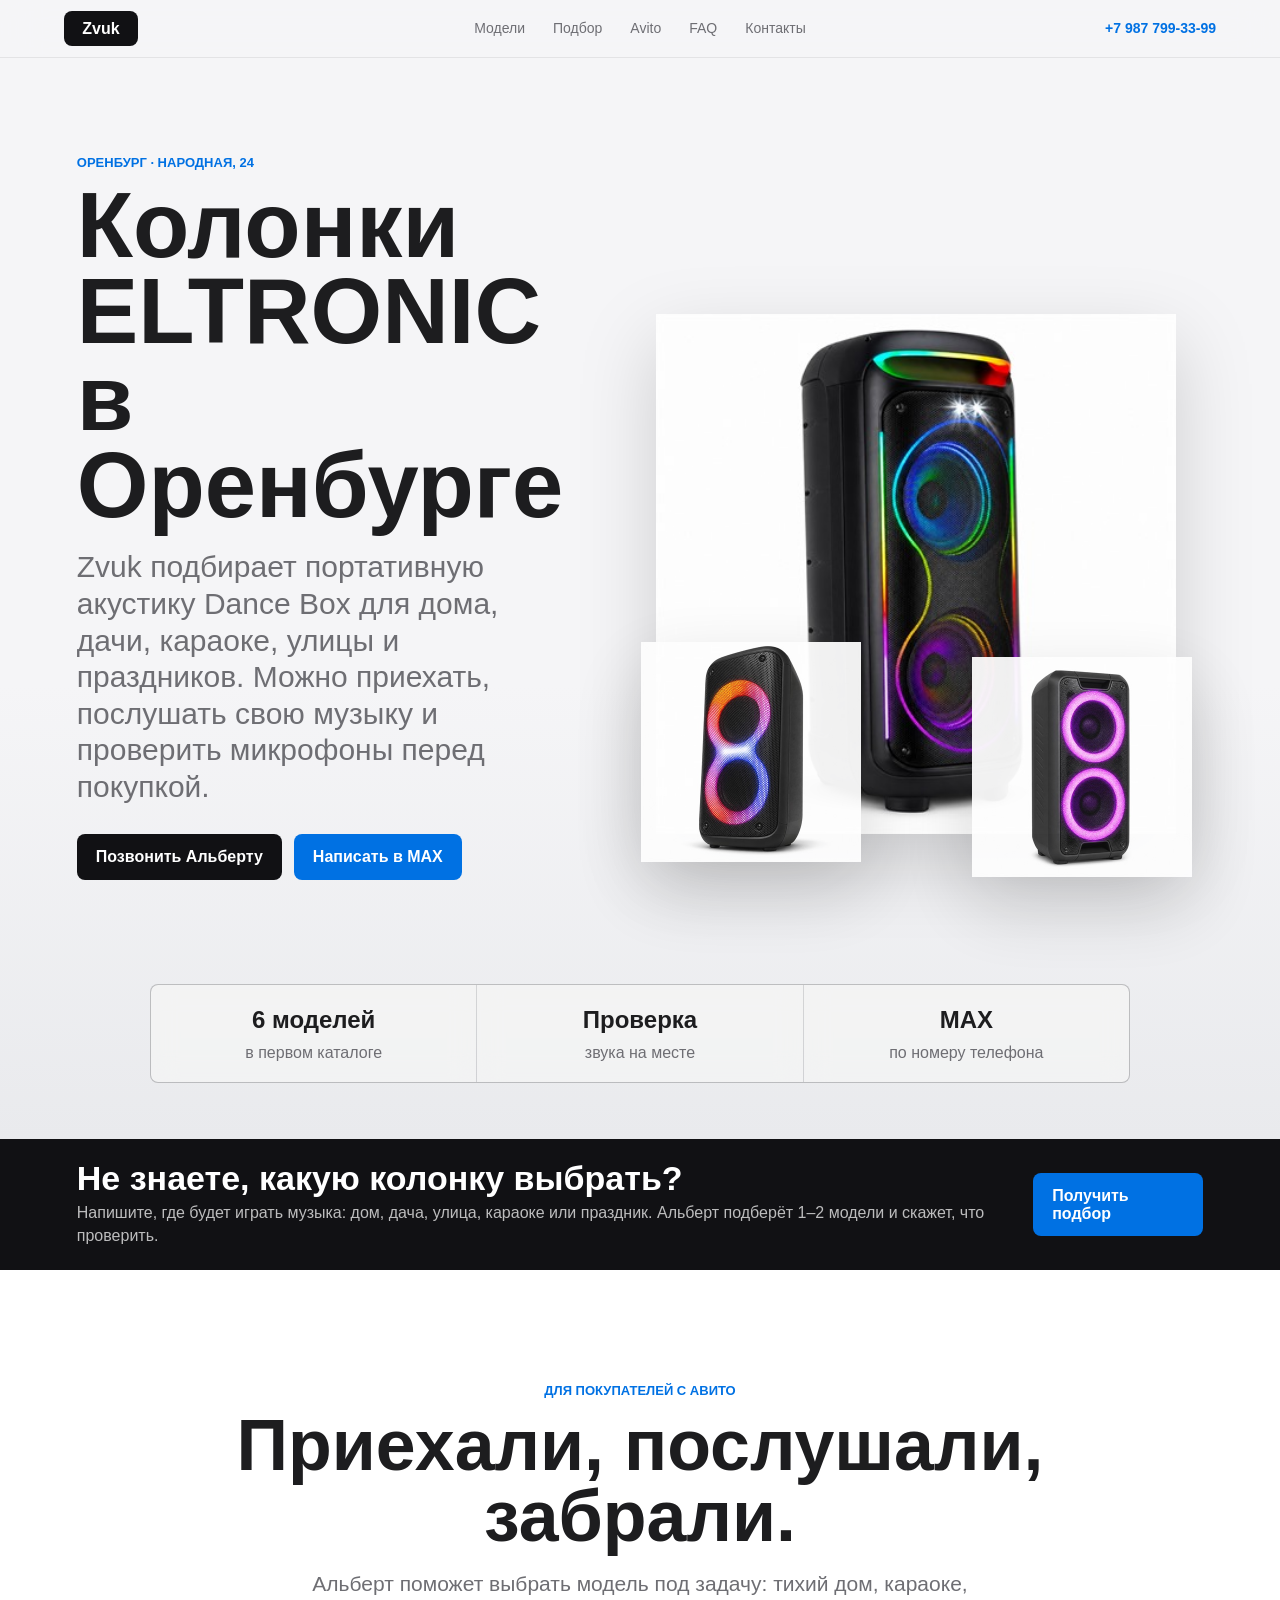
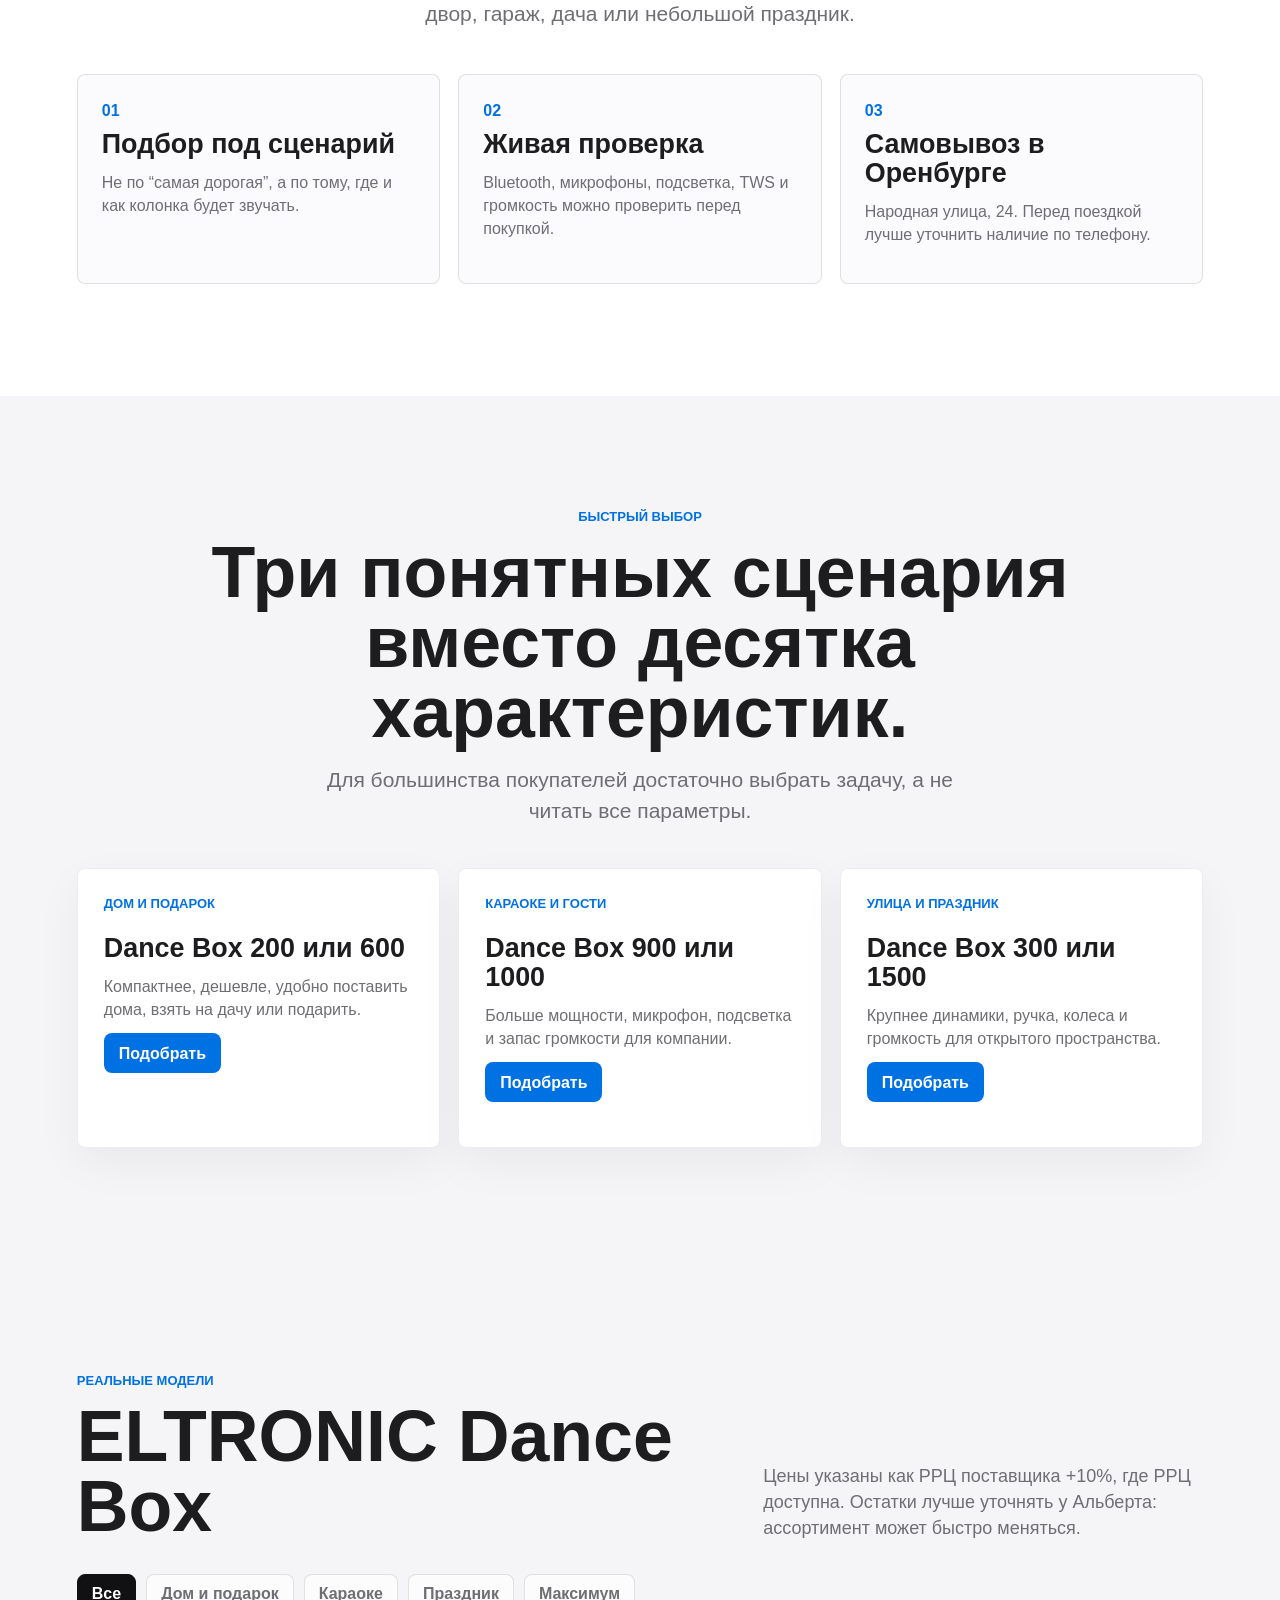
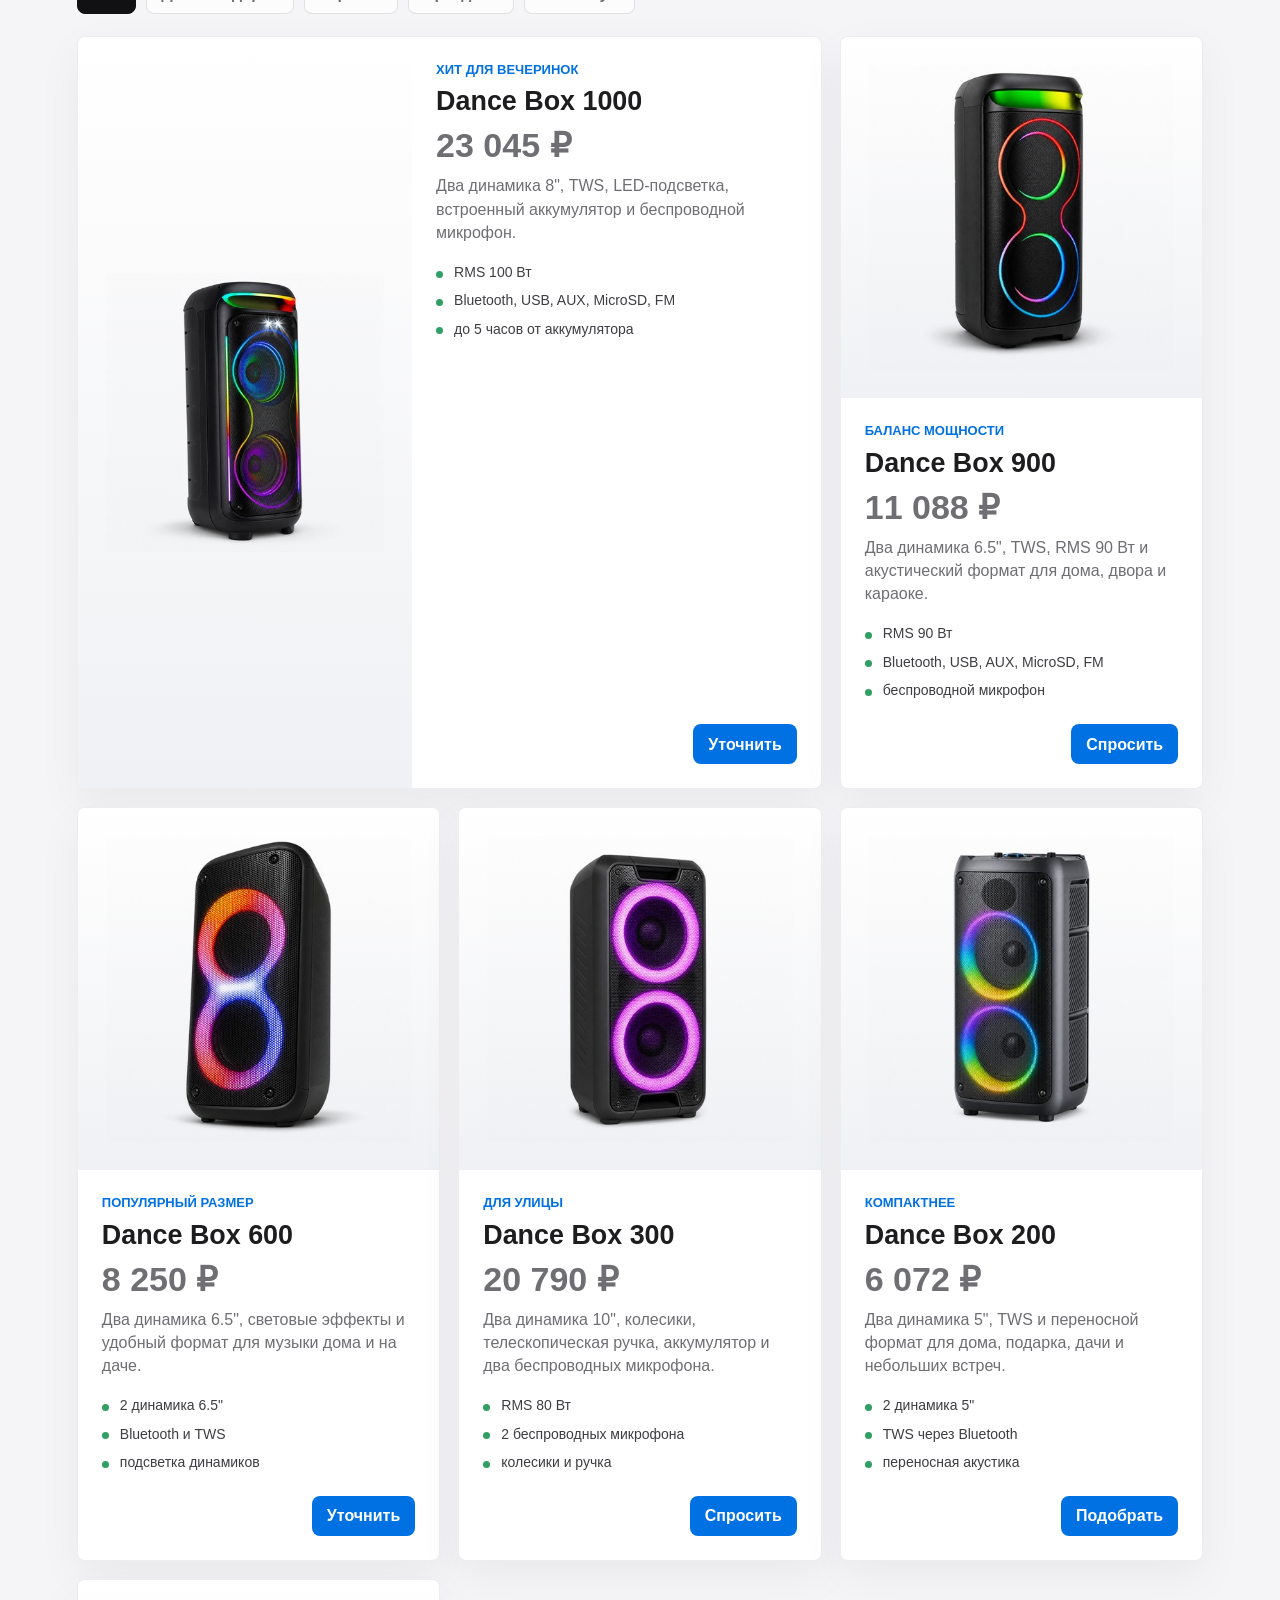
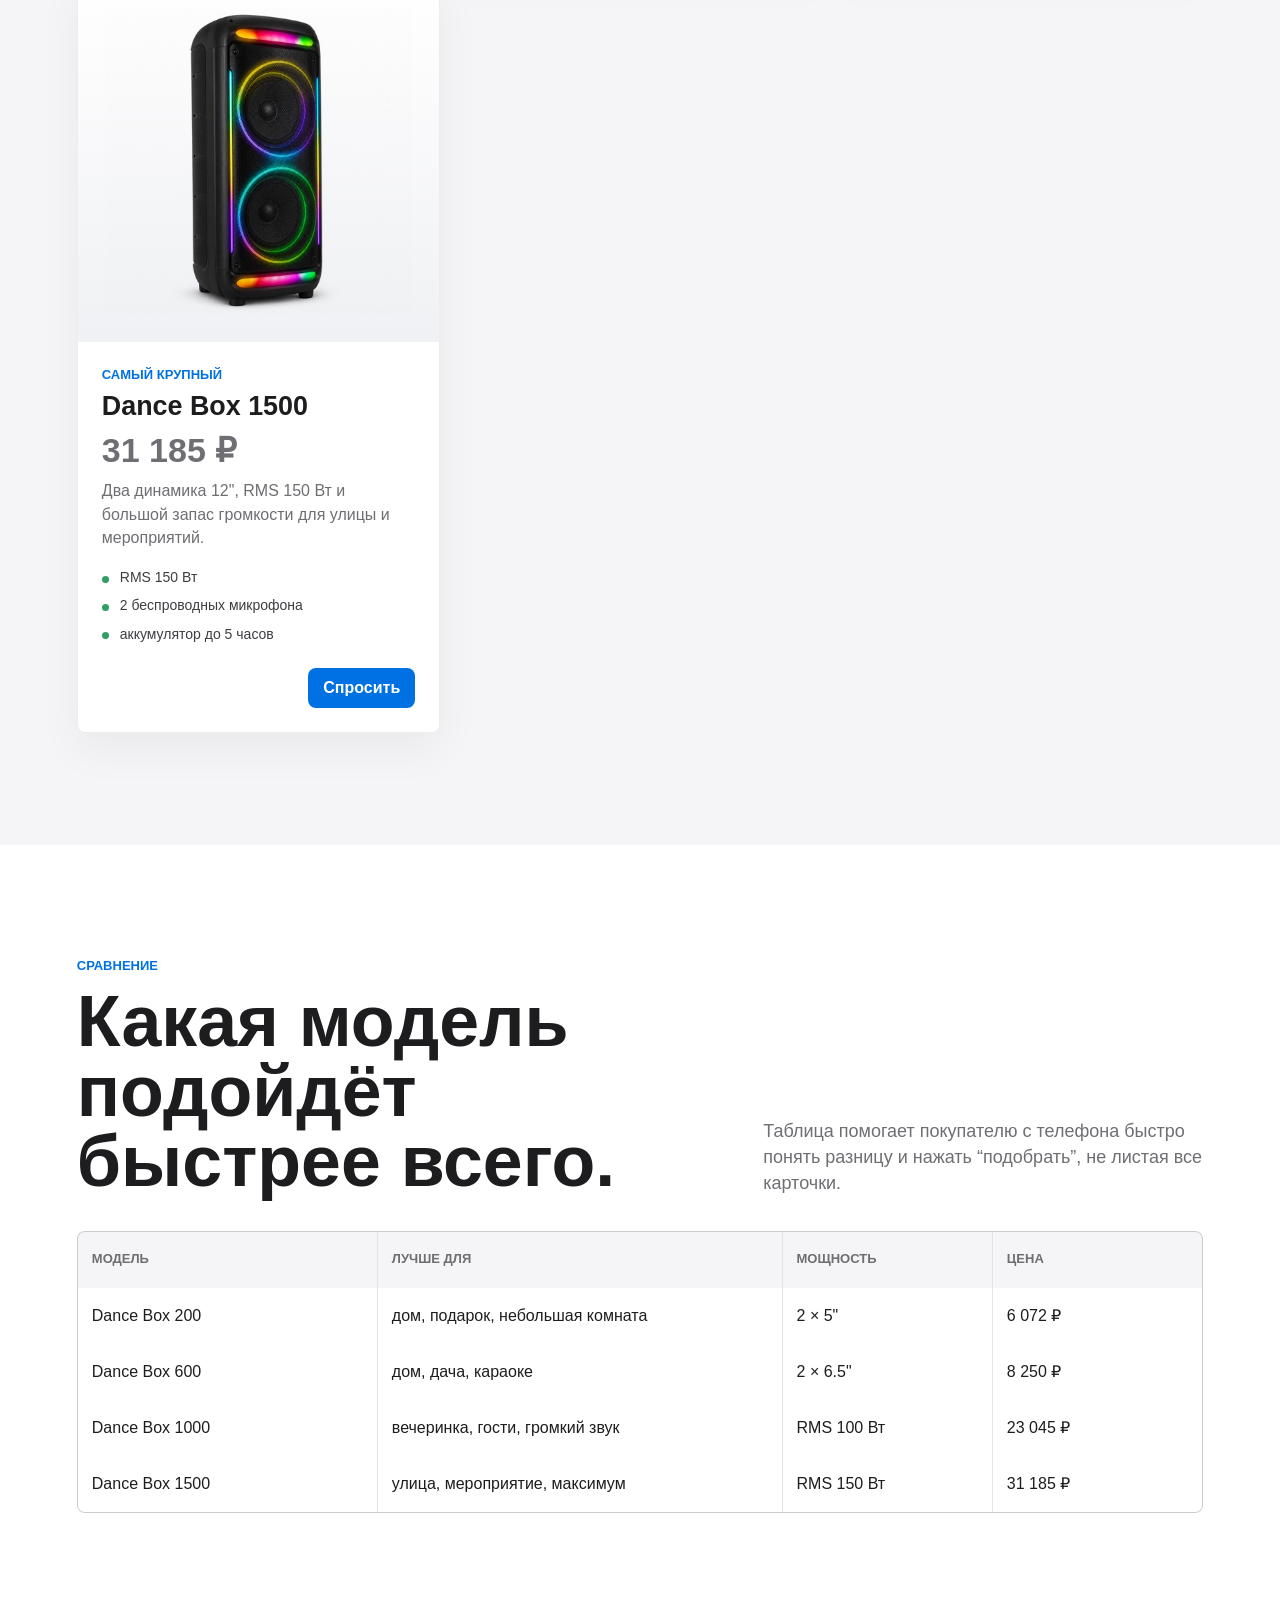
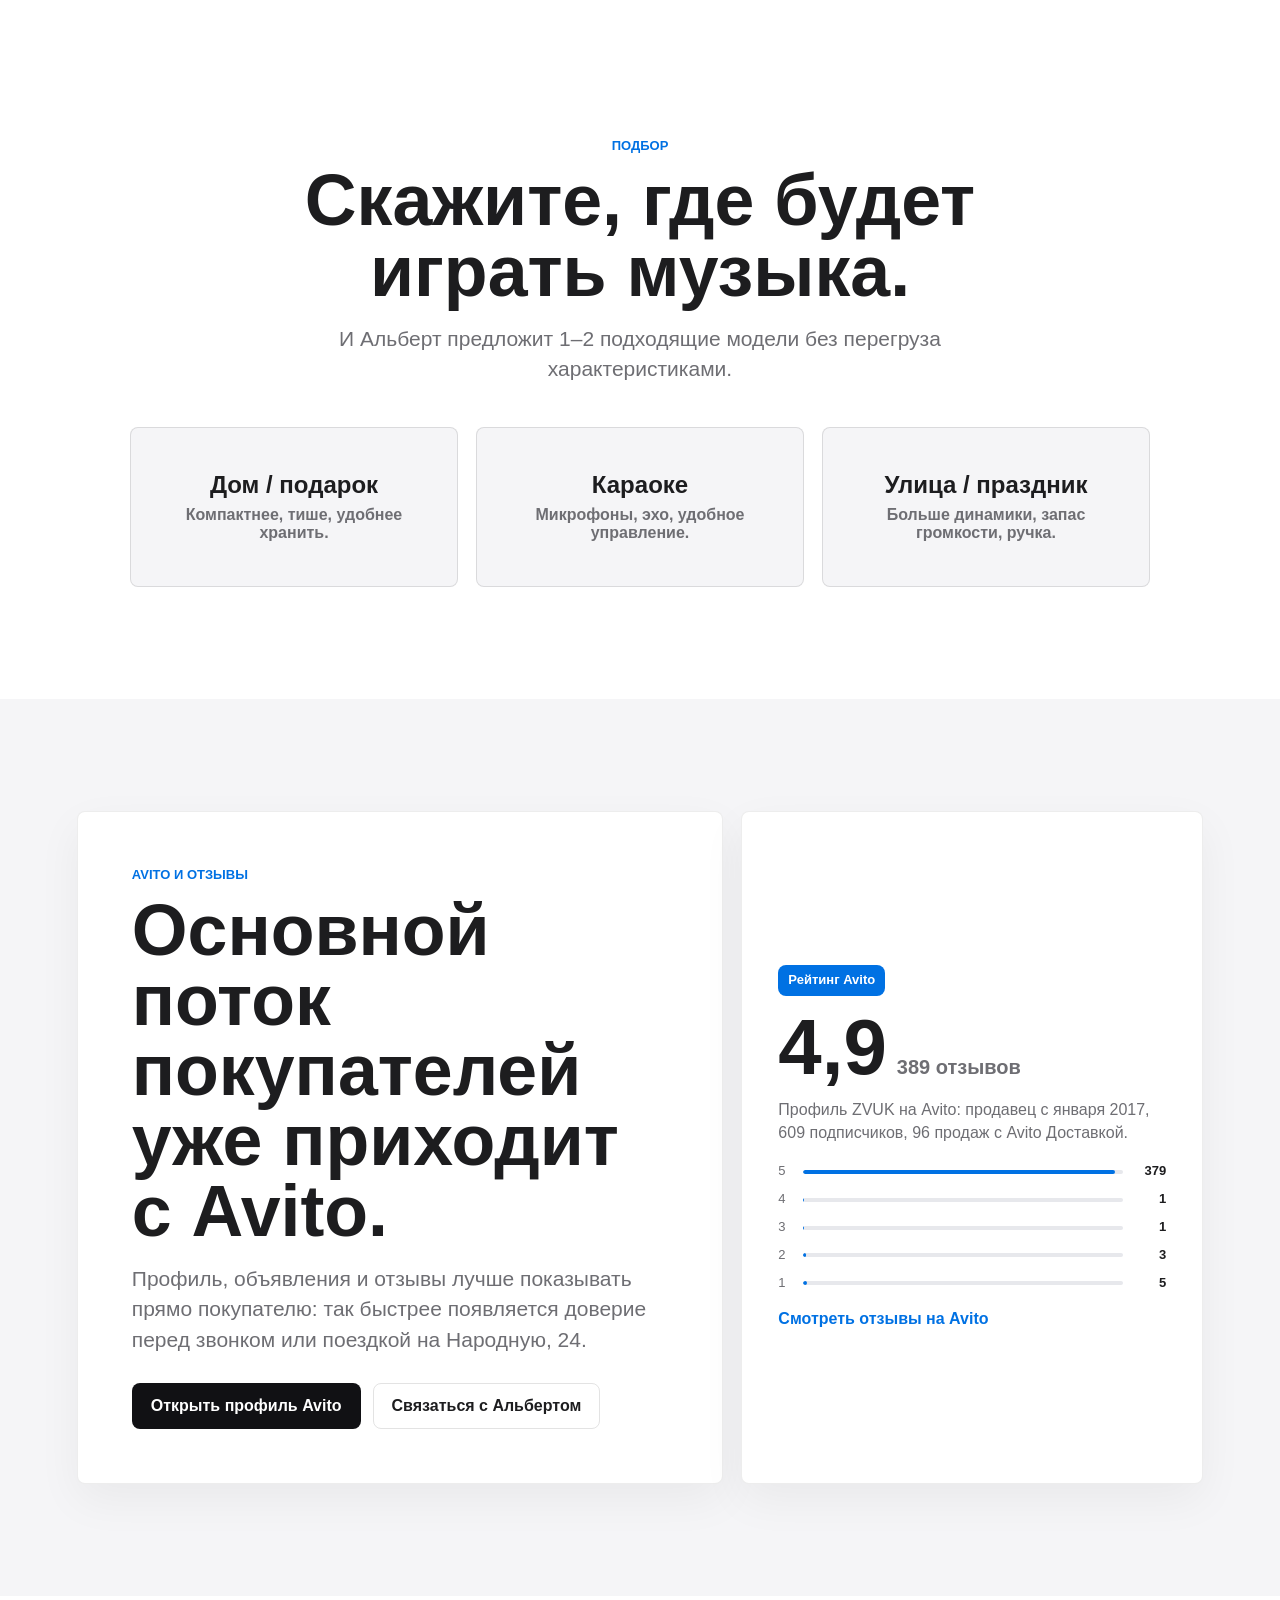
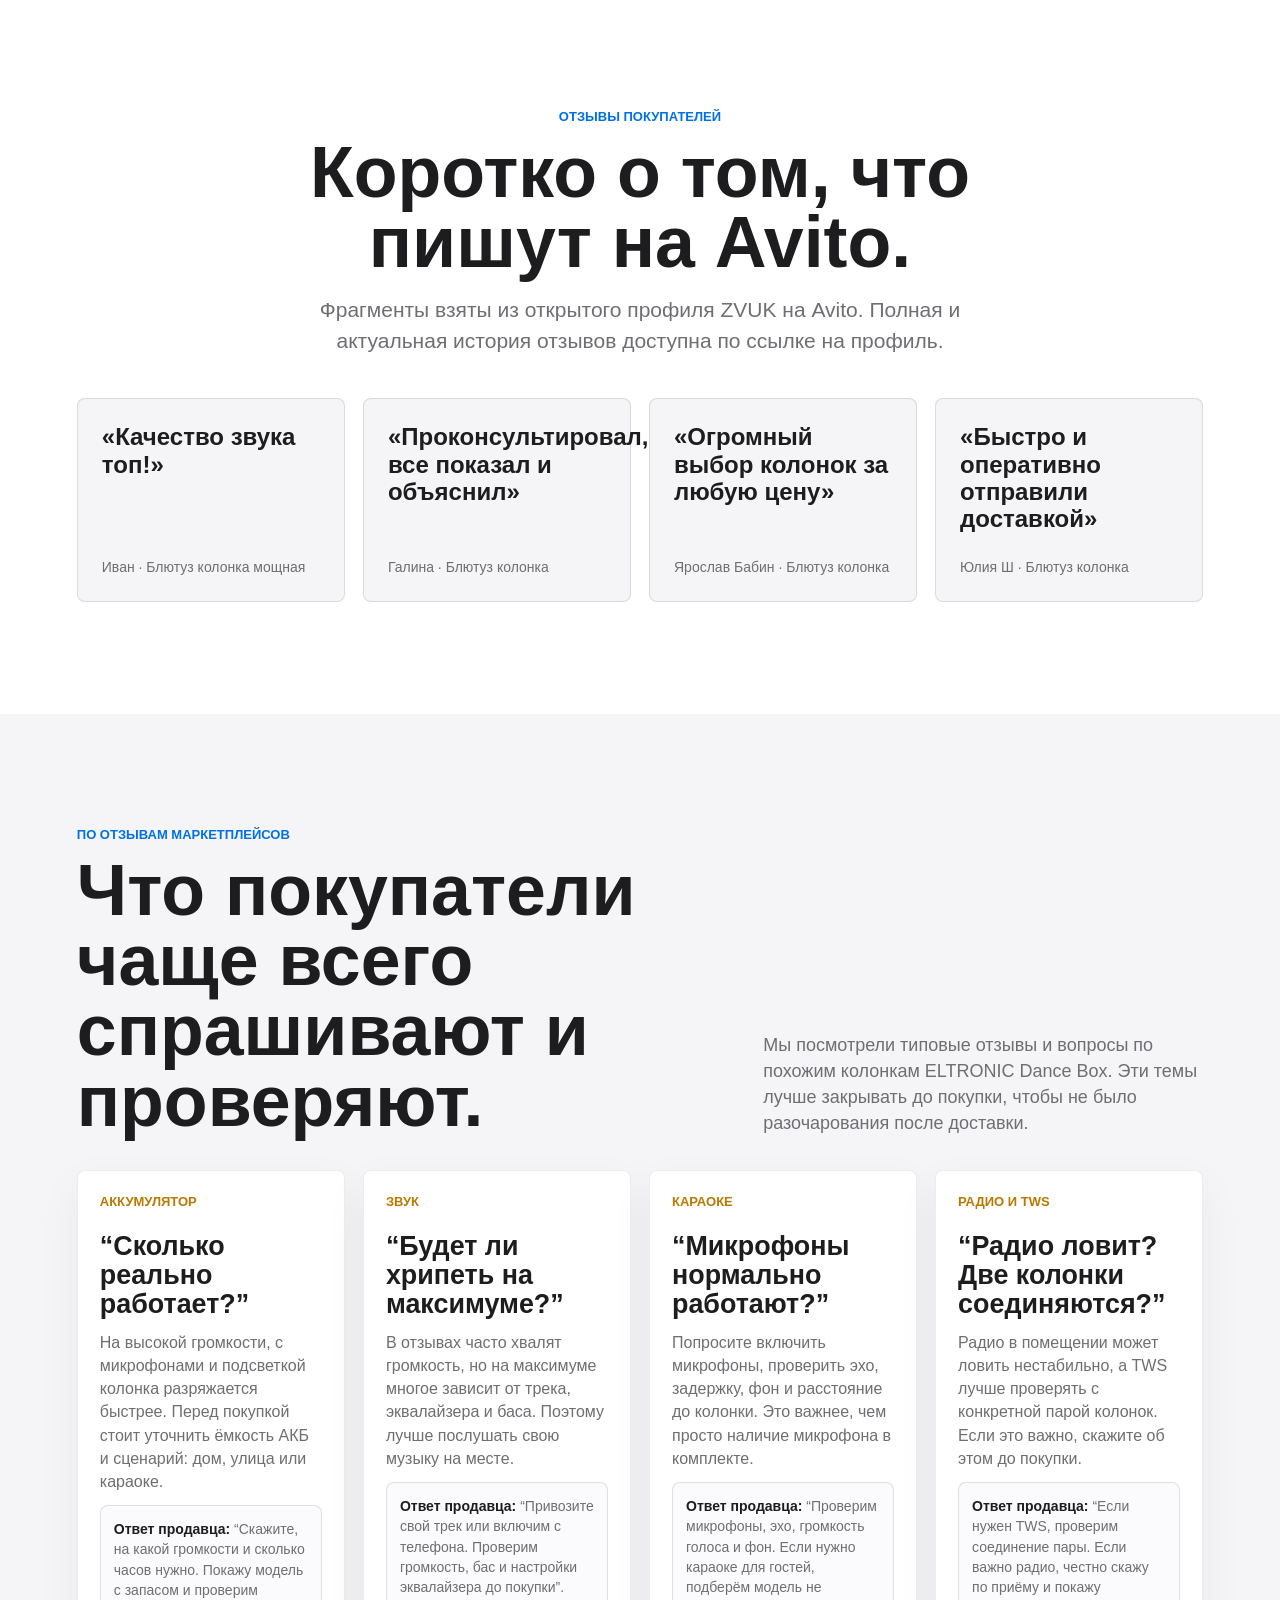
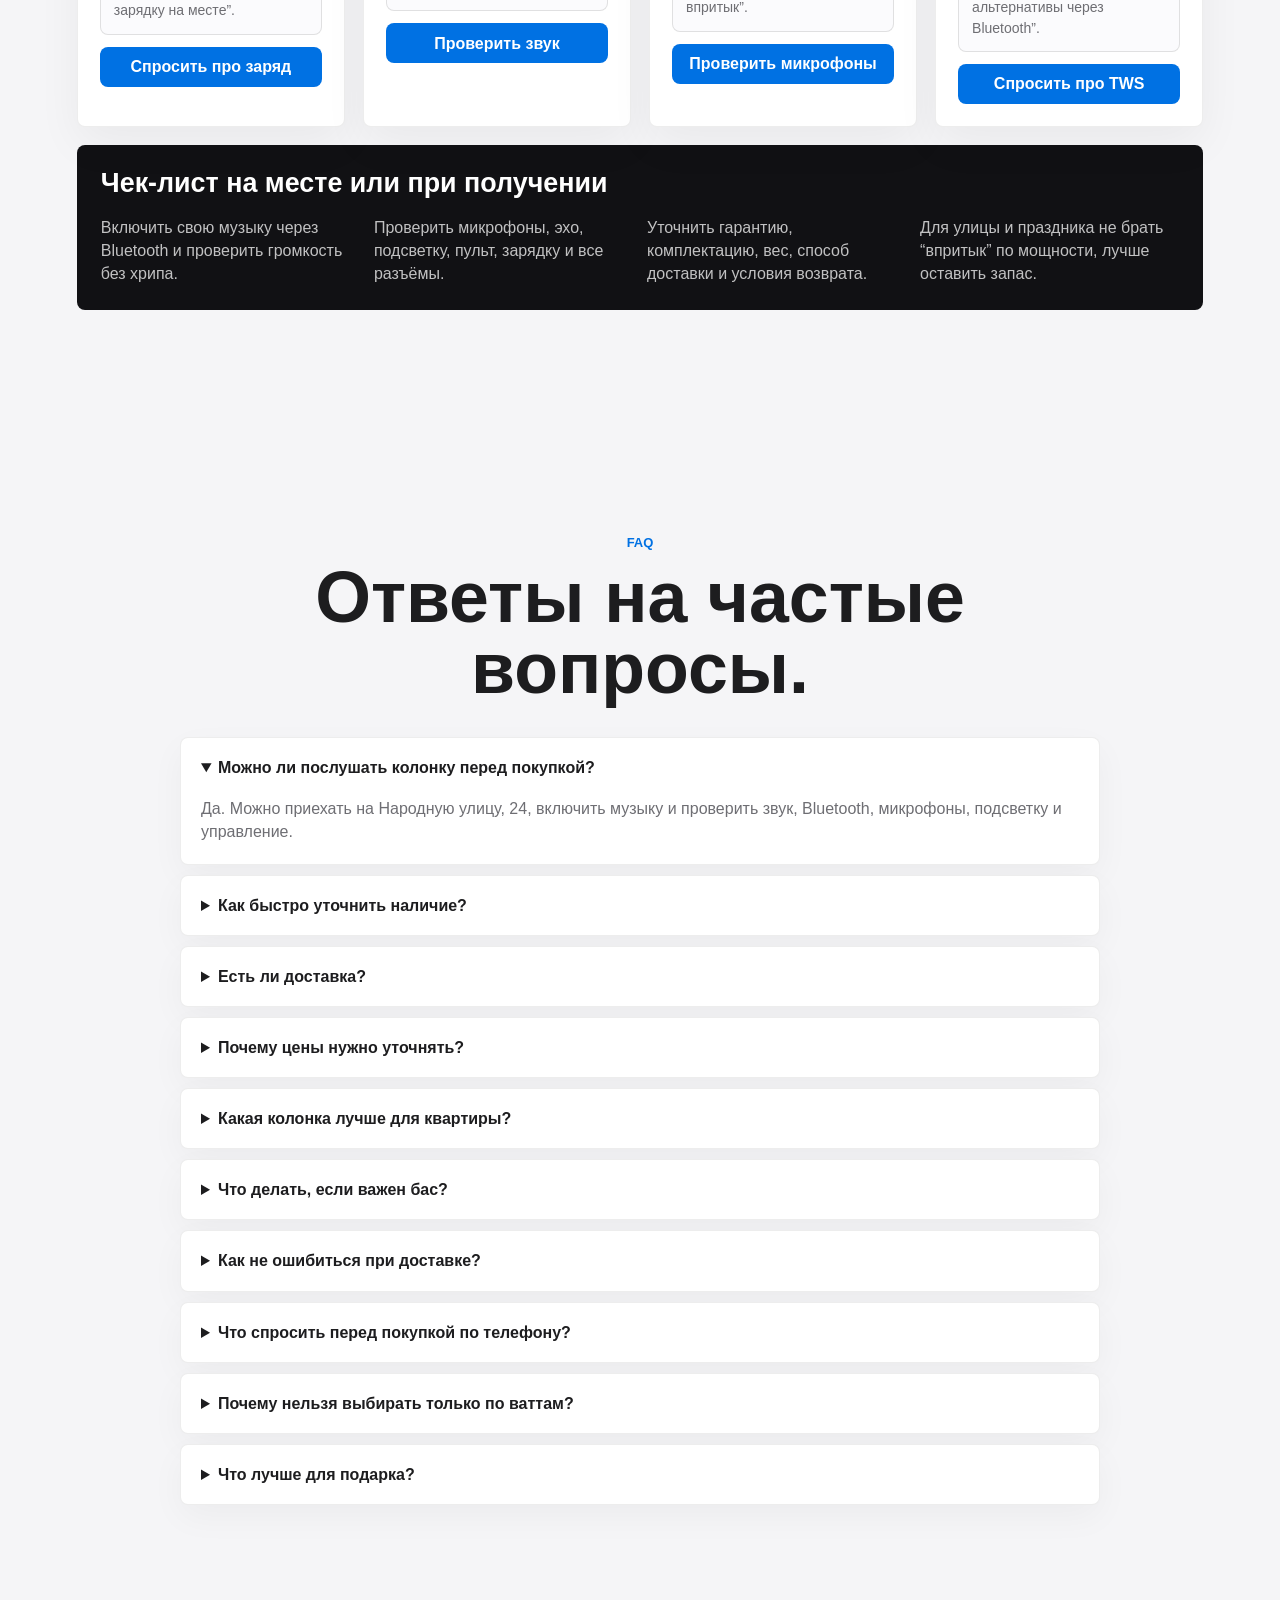
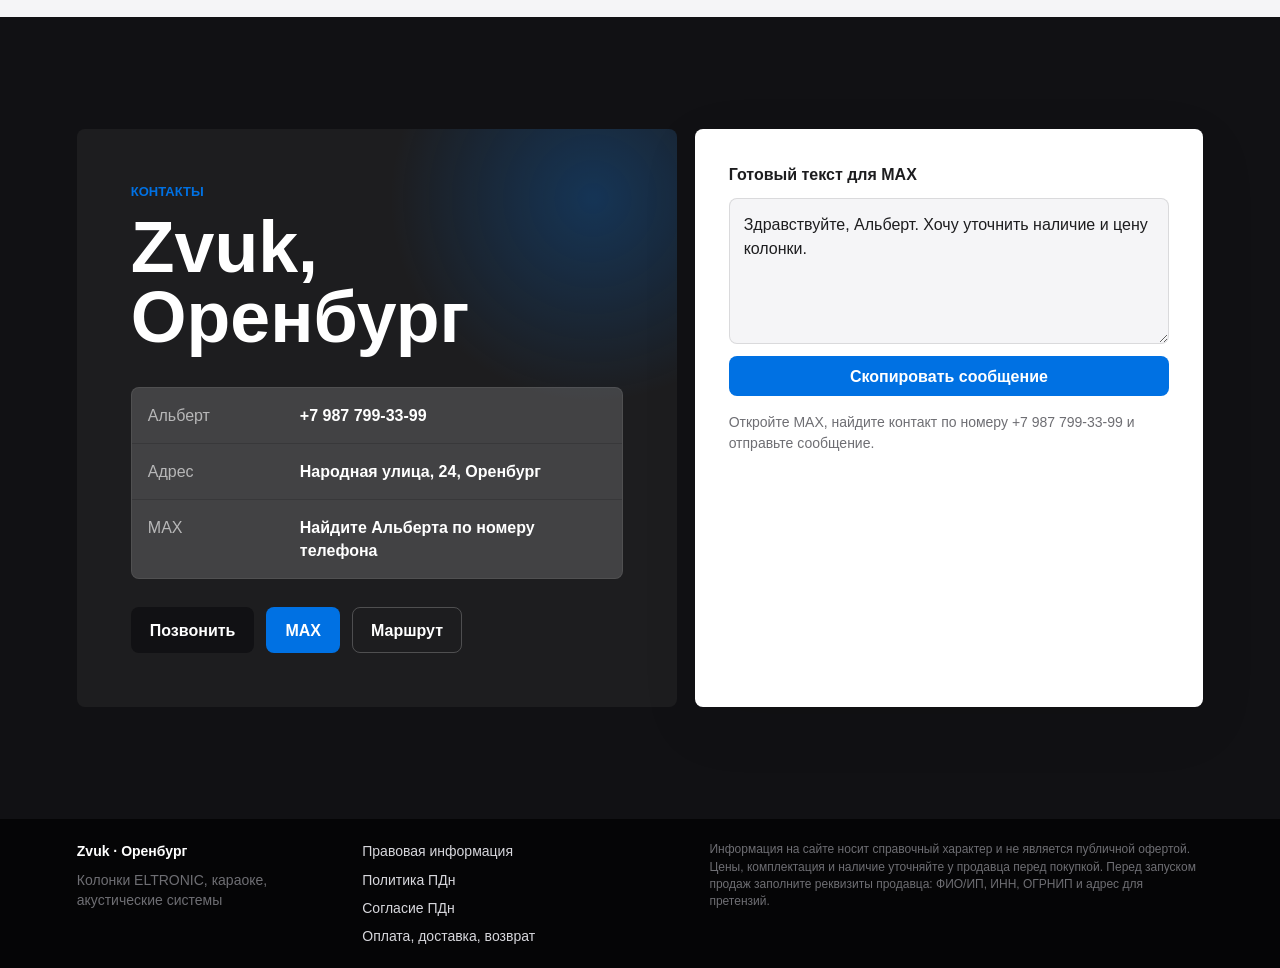
<file: index.html>
<!doctype html>
<html lang="ru">
  <head>
    <meta charset="utf-8">
    <meta name="viewport" content="width=device-width, initial-scale=1">
    <title>Купить колонку ELTRONIC в Оренбурге · Zvuk</title>
    <meta name="description" content="Zvuk в Оренбурге: колонки ELTRONIC Dance Box, караоке, проверка звука на месте, рейтинг Avito 4,9 и самовывоз на Народной, 24. Альберт, +7 987 799-33-99.">
    <link rel="canonical" href="https://daniyar9379992-max.github.io/zvuk-orenburg/">
    <meta property="og:title" content="Zvuk - колонки ELTRONIC и караоке в Оренбурге">
    <meta property="og:description" content="Подбор колонки под дом, дачу, караоке или праздник. Можно приехать, послушать и забрать на Народной, 24.">
    <meta property="og:type" content="website">
    <meta property="og:url" content="https://daniyar9379992-max.github.io/zvuk-orenburg/">
    <meta property="og:image" content="https://daniyar9379992-max.github.io/zvuk-orenburg/assets/products/dance-box-1000.jpg">
    <meta name="robots" content="index,follow">
    <meta name="theme-color" content="#f5f5f7">
    <link rel="alternate" type="text/plain" href="llms.txt" title="AI summary for Zvuk">
    <link rel="alternate" type="application/json" href="catalog.json" title="Structured catalog data">
    <link rel="preload" href="assets/products/dance-box-1000.jpg" as="image">
    <link rel="stylesheet" href="styles.css?v=9">
    <script type="application/ld+json">
      {
        "@context": "https://schema.org",
        "@graph": [
          {
            "@type": "WebSite",
            "@id": "https://daniyar9379992-max.github.io/zvuk-orenburg/#website",
            "name": "Zvuk",
            "url": "https://daniyar9379992-max.github.io/zvuk-orenburg/",
            "inLanguage": "ru-RU"
          },
          {
            "@type": "ElectronicsStore",
            "@id": "https://daniyar9379992-max.github.io/zvuk-orenburg/#store",
            "name": "Zvuk",
            "url": "https://daniyar9379992-max.github.io/zvuk-orenburg/",
            "telephone": "+79877993399",
            "priceRange": "6072-31185 RUB",
            "address": {
              "@type": "PostalAddress",
              "streetAddress": "Народная улица, 24",
              "addressLocality": "Оренбург",
              "addressCountry": "RU"
            },
            "areaServed": ["Оренбург", "Оренбургская область", "Россия"],
            "sameAs": [
              "https://www.avito.ru/user/fe1a34f795fc7a3657db424a7447bdf2/profile?src=sharing"
            ],
            "aggregateRating": {
              "@type": "AggregateRating",
              "ratingValue": "4.9",
              "reviewCount": "389",
              "bestRating": "5"
            }
          },
          {
            "@type": "ItemList",
            "@id": "https://daniyar9379992-max.github.io/zvuk-orenburg/#catalog-list",
            "name": "Каталог колонок ELTRONIC Dance Box",
            "itemListElement": [
              {"@type": "ListItem", "position": 1, "url": "https://daniyar9379992-max.github.io/zvuk-orenburg/#dance-box-1000"},
              {"@type": "ListItem", "position": 2, "url": "https://daniyar9379992-max.github.io/zvuk-orenburg/#dance-box-900"},
              {"@type": "ListItem", "position": 3, "url": "https://daniyar9379992-max.github.io/zvuk-orenburg/#dance-box-600"},
              {"@type": "ListItem", "position": 4, "url": "https://daniyar9379992-max.github.io/zvuk-orenburg/#dance-box-300"},
              {"@type": "ListItem", "position": 5, "url": "https://daniyar9379992-max.github.io/zvuk-orenburg/#dance-box-200"},
              {"@type": "ListItem", "position": 6, "url": "https://daniyar9379992-max.github.io/zvuk-orenburg/#dance-box-1500"}
            ]
          },
          {
            "@type": "Product",
            "@id": "https://daniyar9379992-max.github.io/zvuk-orenburg/#dance-box-1000",
            "name": "ELTRONIC Dance Box 1000",
            "image": "https://daniyar9379992-max.github.io/zvuk-orenburg/assets/products/dance-box-1000.jpg",
            "description": "Акустическая система с двумя динамиками 8 дюймов, TWS, LED-подсветкой, аккумулятором и беспроводным микрофоном.",
            "brand": {"@type": "Brand", "name": "ELTRONIC"},
            "offers": {"@type": "Offer", "price": "23045", "priceCurrency": "RUB", "availability": "https://schema.org/LimitedAvailability", "seller": {"@id": "https://daniyar9379992-max.github.io/zvuk-orenburg/#store"}}
          },
          {
            "@type": "Product",
            "@id": "https://daniyar9379992-max.github.io/zvuk-orenburg/#dance-box-900",
            "name": "ELTRONIC Dance Box 900",
            "image": "https://daniyar9379992-max.github.io/zvuk-orenburg/assets/products/dance-box-900.jpg",
            "description": "Акустическая система RMS 90 Вт с двумя динамиками 6.5 дюйма, TWS и беспроводным микрофоном.",
            "brand": {"@type": "Brand", "name": "ELTRONIC"},
            "offers": {"@type": "Offer", "price": "11088", "priceCurrency": "RUB", "availability": "https://schema.org/LimitedAvailability", "seller": {"@id": "https://daniyar9379992-max.github.io/zvuk-orenburg/#store"}}
          },
          {
            "@type": "Product",
            "@id": "https://daniyar9379992-max.github.io/zvuk-orenburg/#dance-box-600",
            "name": "ELTRONIC Dance Box 600",
            "image": "https://daniyar9379992-max.github.io/zvuk-orenburg/assets/products/dance-box-600.jpg",
            "description": "Акустическая система с двумя динамиками 6.5 дюйма, Bluetooth, TWS и подсветкой динамиков.",
            "brand": {"@type": "Brand", "name": "ELTRONIC"},
            "offers": {"@type": "Offer", "price": "8250", "priceCurrency": "RUB", "availability": "https://schema.org/LimitedAvailability", "seller": {"@id": "https://daniyar9379992-max.github.io/zvuk-orenburg/#store"}}
          },
          {
            "@type": "Product",
            "@id": "https://daniyar9379992-max.github.io/zvuk-orenburg/#dance-box-300",
            "name": "ELTRONIC Dance Box 300",
            "image": "https://daniyar9379992-max.github.io/zvuk-orenburg/assets/products/dance-box-300.jpg",
            "description": "Акустическая система RMS 80 Вт с двумя динамиками 10 дюймов, колесами, ручкой и двумя беспроводными микрофонами.",
            "brand": {"@type": "Brand", "name": "ELTRONIC"},
            "offers": {"@type": "Offer", "price": "20790", "priceCurrency": "RUB", "availability": "https://schema.org/LimitedAvailability", "seller": {"@id": "https://daniyar9379992-max.github.io/zvuk-orenburg/#store"}}
          },
          {
            "@type": "Product",
            "@id": "https://daniyar9379992-max.github.io/zvuk-orenburg/#dance-box-200",
            "name": "ELTRONIC Dance Box 200",
            "image": "https://daniyar9379992-max.github.io/zvuk-orenburg/assets/products/dance-box-200.jpg",
            "description": "Компактная акустическая система с двумя динамиками 5 дюймов и TWS для дома, подарка и небольших встреч.",
            "brand": {"@type": "Brand", "name": "ELTRONIC"},
            "offers": {"@type": "Offer", "price": "6072", "priceCurrency": "RUB", "availability": "https://schema.org/LimitedAvailability", "seller": {"@id": "https://daniyar9379992-max.github.io/zvuk-orenburg/#store"}}
          },
          {
            "@type": "Product",
            "@id": "https://daniyar9379992-max.github.io/zvuk-orenburg/#dance-box-1500",
            "name": "ELTRONIC Dance Box 1500",
            "image": "https://daniyar9379992-max.github.io/zvuk-orenburg/assets/products/dance-box-1500.jpg",
            "description": "Крупная акустическая система RMS 150 Вт с двумя динамиками 12 дюймов, двумя беспроводными микрофонами и аккумулятором до 5 часов.",
            "brand": {"@type": "Brand", "name": "ELTRONIC"},
            "offers": {"@type": "Offer", "price": "31185", "priceCurrency": "RUB", "availability": "https://schema.org/LimitedAvailability", "seller": {"@id": "https://daniyar9379992-max.github.io/zvuk-orenburg/#store"}}
          },
          {
            "@type": "FAQPage",
            "@id": "https://daniyar9379992-max.github.io/zvuk-orenburg/#faq",
            "mainEntity": [
              {
                "@type": "Question",
                "name": "Можно ли послушать колонку перед покупкой?",
                "acceptedAnswer": {"@type": "Answer", "text": "Да. В Zvuk можно приехать на Народную улицу, 24 в Оренбурге, включить музыку и проверить звук, Bluetooth, микрофоны и подсветку перед покупкой."}
              },
              {
                "@type": "Question",
                "name": "Как быстро уточнить наличие?",
                "acceptedAnswer": {"@type": "Answer", "text": "Позвоните Альберту по номеру +7 987 799-33-99 или найдите его в MAX по этому номеру. Наличие и цену лучше подтвердить перед поездкой."}
              },
              {
                "@type": "Question",
                "name": "Есть ли доставка?",
                "acceptedAnswer": {"@type": "Answer", "text": "Доставка согласуется индивидуально. Возможны Avito Доставка, транспортные компании или самовывоз в Оренбурге."}
              },
              {
                "@type": "Question",
                "name": "Какая колонка лучше для квартиры?",
                "acceptedAnswer": {"@type": "Answer", "text": "Для квартиры чаще достаточно Dance Box 200, 600 или 900. Крупные модели 1000 и 1500 лучше подходят для дачи, улицы, гостей и мероприятий."}
              },
              {
                "@type": "Question",
                "name": "Как проверить звук без ошибки?",
                "acceptedAnswer": {"@type": "Answer", "text": "Лучше включить свою музыку через Bluetooth, проверить громкость, бас, эквалайзер, микрофоны, подсветку, зарядку, пульт и разъёмы до оплаты или при получении."}
              },
              {
                "@type": "Question",
                "name": "Сколько реально работает аккумулятор?",
                "acceptedAnswer": {"@type": "Answer", "text": "Автономность зависит от громкости, подсветки, микрофонов и состояния аккумулятора. Перед покупкой нужно уточнить сценарий использования и проверить заряд."}
              },
              {
                "@type": "Question",
                "name": "Что делать, если нужен бас и громкость на улице?",
                "acceptedAnswer": {"@type": "Answer", "text": "Для улицы и праздника лучше не брать колонку впритык. Нужен запас по динамикам и громкости, а конкретную модель стоит послушать на своей музыке."}
              }
            ]
          }
        ]
      }
    </script>
  </head>
  <body>
    <header class="topbar">
      <a class="brand" href="#top" aria-label="Zvuk">
        <span class="brand-mark">Zvuk</span>
      </a>
      <nav class="nav" aria-label="Основная навигация">
        <a href="#catalog">Модели</a>
        <a href="#choose">Подбор</a>
        <a href="#avito">Avito</a>
        <a href="#faq">FAQ</a>
        <a href="#contacts">Контакты</a>
      </nav>
      <a class="top-call" href="tel:+79877993399">+7 987 799-33-99</a>
    </header>

    <main id="top">
      <section class="hero" aria-labelledby="hero-title">
        <div class="hero-copy">
          <p class="kicker">Оренбург · Народная, 24</p>
          <h1 id="hero-title">Колонки ELTRONIC в Оренбурге</h1>
          <p class="hero-lead">Zvuk подбирает портативную акустику Dance Box для дома, дачи, караоке, улицы и праздников. Можно приехать, послушать свою музыку и проверить микрофоны перед покупкой.</p>
          <div class="hero-actions">
            <a class="button button-dark" href="tel:+79877993399">Позвонить Альберту</a>
            <a class="button button-light" data-max href="#contacts">Написать в MAX</a>
          </div>
        </div>
        <div class="hero-product" aria-label="Популярные модели ELTRONIC Dance Box">
          <img class="hero-main" src="assets/products/dance-box-1000.jpg" alt="ELTRONIC Dance Box 1000">
          <img class="hero-side hero-side-left" src="assets/products/dance-box-600.jpg" alt="ELTRONIC Dance Box 600">
          <img class="hero-side hero-side-right" src="assets/products/dance-box-300.jpg" alt="ELTRONIC Dance Box 300">
        </div>
        <dl class="hero-facts" aria-label="Коротко о магазине">
          <div>
            <dt>6 моделей</dt>
            <dd>в первом каталоге</dd>
          </div>
          <div>
            <dt>Проверка</dt>
            <dd>звука на месте</dd>
          </div>
          <div>
            <dt>MAX</dt>
            <dd>по номеру телефона</dd>
          </div>
        </dl>
      </section>

      <section class="conversion-strip" aria-label="Быстрое решение">
        <div>
          <strong>Не знаете, какую колонку выбрать?</strong>
          <span>Напишите, где будет играть музыка: дом, дача, улица, караоке или праздник. Альберт подберёт 1–2 модели и скажет, что проверить.</span>
        </div>
        <a class="button button-light" data-max href="#contacts">Получить подбор</a>
      </section>

      <section class="section intro" aria-label="Коротко о покупке">
        <div class="section-heading center">
          <p class="kicker">Для покупателей с Авито</p>
          <h2>Приехали, послушали, забрали.</h2>
          <p>Альберт поможет выбрать модель под задачу: тихий дом, караоке, двор, гараж, дача или небольшой праздник.</p>
        </div>
        <div class="service-grid">
          <article>
            <span>01</span>
            <h3>Подбор под сценарий</h3>
            <p>Не по “самая дорогая”, а по тому, где и как колонка будет звучать.</p>
          </article>
          <article>
            <span>02</span>
            <h3>Живая проверка</h3>
            <p>Bluetooth, микрофоны, подсветка, TWS и громкость можно проверить перед покупкой.</p>
          </article>
          <article>
            <span>03</span>
            <h3>Самовывоз в Оренбурге</h3>
            <p>Народная улица, 24. Перед поездкой лучше уточнить наличие по телефону.</p>
          </article>
        </div>
      </section>

      <section class="section quick-picks" aria-labelledby="quick-title">
        <div class="section-heading center">
          <p class="kicker">Быстрый выбор</p>
          <h2 id="quick-title">Три понятных сценария вместо десятка характеристик.</h2>
          <p>Для большинства покупателей достаточно выбрать задачу, а не читать все параметры.</p>
        </div>
        <div class="pick-grid">
          <article>
            <span>Дом и подарок</span>
            <h3>Dance Box 200 или 600</h3>
            <p>Компактнее, дешевле, удобно поставить дома, взять на дачу или подарить.</p>
            <button class="mini-button" type="button" data-product="колонку для дома или подарка">Подобрать</button>
          </article>
          <article>
            <span>Караоке и гости</span>
            <h3>Dance Box 900 или 1000</h3>
            <p>Больше мощности, микрофон, подсветка и запас громкости для компании.</p>
            <button class="mini-button" type="button" data-product="колонку для караоке и гостей">Подобрать</button>
          </article>
          <article>
            <span>Улица и праздник</span>
            <h3>Dance Box 300 или 1500</h3>
            <p>Крупнее динамики, ручка, колеса и громкость для открытого пространства.</p>
            <button class="mini-button" type="button" data-product="колонку для улицы и праздника">Подобрать</button>
          </article>
        </div>
      </section>

      <section class="section catalog" id="catalog">
        <div class="section-heading">
          <div>
            <p class="kicker">Реальные модели</p>
            <h2>ELTRONIC Dance Box</h2>
          </div>
          <p>Цены указаны как РРЦ поставщика +10%, где РРЦ доступна. Остатки лучше уточнять у Альберта: ассортимент может быстро меняться.</p>
        </div>

        <div class="filters" role="tablist" aria-label="Фильтр товаров">
          <button class="filter is-active" type="button" data-filter="all">Все</button>
          <button class="filter" type="button" data-filter="compact">Дом и подарок</button>
          <button class="filter" type="button" data-filter="karaoke">Караоке</button>
          <button class="filter" type="button" data-filter="party">Праздник</button>
          <button class="filter" type="button" data-filter="max">Максимум</button>
        </div>

        <div class="product-grid">
          <article class="product-card featured" id="dance-box-1000" data-category="karaoke party">
            <div class="product-image">
              <img src="assets/products/dance-box-1000.jpg" alt="Колонка ELTRONIC Dance Box 1000">
            </div>
            <div class="product-info">
              <p class="product-label">Хит для вечеринок</p>
              <h3>Dance Box 1000</h3>
              <p class="product-price">23 045 ₽</p>
              <p>Два динамика 8", TWS, LED-подсветка, встроенный аккумулятор и беспроводной микрофон.</p>
              <ul class="specs">
                <li>RMS 100 Вт</li>
                <li>Bluetooth, USB, AUX, MicroSD, FM</li>
                <li>до 5 часов от аккумулятора</li>
              </ul>
              <div class="product-actions">
                <button class="mini-button" type="button" data-product="ELTRONIC Dance Box 1000">Уточнить</button>
              </div>
            </div>
          </article>

          <article class="product-card" id="dance-box-900" data-category="karaoke party">
            <div class="product-image">
              <img src="assets/products/dance-box-900.jpg" alt="Колонка ELTRONIC Dance Box 900">
            </div>
            <div class="product-info">
              <p class="product-label">Баланс мощности</p>
              <h3>Dance Box 900</h3>
              <p class="product-price">11 088 ₽</p>
              <p>Два динамика 6.5", TWS, RMS 90 Вт и акустический формат для дома, двора и караоке.</p>
              <ul class="specs">
                <li>RMS 90 Вт</li>
                <li>Bluetooth, USB, AUX, MicroSD, FM</li>
                <li>беспроводной микрофон</li>
              </ul>
              <div class="product-actions">
                <button class="mini-button" type="button" data-product="ELTRONIC Dance Box 900">Спросить</button>
              </div>
            </div>
          </article>

          <article class="product-card" id="dance-box-600" data-category="karaoke compact">
            <div class="product-image">
              <img src="assets/products/dance-box-600.jpg" alt="Колонка ELTRONIC Dance Box 600">
            </div>
            <div class="product-info">
              <p class="product-label">Популярный размер</p>
              <h3>Dance Box 600</h3>
              <p class="product-price">8 250 ₽</p>
              <p>Два динамика 6.5", световые эффекты и удобный формат для музыки дома и на даче.</p>
              <ul class="specs">
                <li>2 динамика 6.5"</li>
                <li>Bluetooth и TWS</li>
                <li>подсветка динамиков</li>
              </ul>
              <div class="product-actions">
                <button class="mini-button" type="button" data-product="ELTRONIC Dance Box 600">Уточнить</button>
              </div>
            </div>
          </article>

          <article class="product-card" id="dance-box-300" data-category="karaoke party">
            <div class="product-image">
              <img src="assets/products/dance-box-300.jpg" alt="Колонка ELTRONIC Dance Box 300">
            </div>
            <div class="product-info">
              <p class="product-label">Для улицы</p>
              <h3>Dance Box 300</h3>
              <p class="product-price">20 790 ₽</p>
              <p>Два динамика 10", колесики, телескопическая ручка, аккумулятор и два беспроводных микрофона.</p>
              <ul class="specs">
                <li>RMS 80 Вт</li>
                <li>2 беспроводных микрофона</li>
                <li>колесики и ручка</li>
              </ul>
              <div class="product-actions">
                <button class="mini-button" type="button" data-product="ELTRONIC Dance Box 300">Спросить</button>
              </div>
            </div>
          </article>

          <article class="product-card" id="dance-box-200" data-category="compact karaoke">
            <div class="product-image">
              <img src="assets/products/dance-box-200.jpg" alt="Колонка ELTRONIC Dance Box 200">
            </div>
            <div class="product-info">
              <p class="product-label">Компактнее</p>
              <h3>Dance Box 200</h3>
              <p class="product-price">6 072 ₽</p>
              <p>Два динамика 5", TWS и переносной формат для дома, подарка, дачи и небольших встреч.</p>
              <ul class="specs">
                <li>2 динамика 5"</li>
                <li>TWS через Bluetooth</li>
                <li>переносная акустика</li>
              </ul>
              <div class="product-actions">
                <button class="mini-button" type="button" data-product="ELTRONIC Dance Box 200">Подобрать</button>
              </div>
            </div>
          </article>

          <article class="product-card" id="dance-box-1500" data-category="party max">
            <div class="product-image">
              <img src="assets/products/dance-box-1500.jpg" alt="Колонка ELTRONIC Dance Box 1500">
            </div>
            <div class="product-info">
              <p class="product-label">Самый крупный</p>
              <h3>Dance Box 1500</h3>
              <p class="product-price">31 185 ₽</p>
              <p>Два динамика 12", RMS 150 Вт и большой запас громкости для улицы и мероприятий.</p>
              <ul class="specs">
                <li>RMS 150 Вт</li>
                <li>2 беспроводных микрофона</li>
                <li>аккумулятор до 5 часов</li>
              </ul>
              <div class="product-actions">
                <button class="mini-button" type="button" data-product="ELTRONIC Dance Box 1500">Спросить</button>
              </div>
            </div>
          </article>
        </div>
      </section>

      <section class="section compare-section" aria-labelledby="compare-title">
        <div class="section-heading">
          <div>
            <p class="kicker">Сравнение</p>
            <h2 id="compare-title">Какая модель подойдёт быстрее всего.</h2>
          </div>
          <p>Таблица помогает покупателю с телефона быстро понять разницу и нажать “подобрать”, не листая все карточки.</p>
        </div>
        <div class="compare-table" role="table" aria-label="Сравнение моделей ELTRONIC Dance Box">
          <div role="row" class="compare-head">
            <span role="columnheader">Модель</span>
            <span role="columnheader">Лучше для</span>
            <span role="columnheader">Мощность</span>
            <span role="columnheader">Цена</span>
          </div>
          <div role="row">
            <span role="cell">Dance Box 200</span>
            <span role="cell">дом, подарок, небольшая комната</span>
            <span role="cell">2 × 5"</span>
            <span role="cell">6 072 ₽</span>
          </div>
          <div role="row">
            <span role="cell">Dance Box 600</span>
            <span role="cell">дом, дача, караоке</span>
            <span role="cell">2 × 6.5"</span>
            <span role="cell">8 250 ₽</span>
          </div>
          <div role="row">
            <span role="cell">Dance Box 1000</span>
            <span role="cell">вечеринка, гости, громкий звук</span>
            <span role="cell">RMS 100 Вт</span>
            <span role="cell">23 045 ₽</span>
          </div>
          <div role="row">
            <span role="cell">Dance Box 1500</span>
            <span role="cell">улица, мероприятие, максимум</span>
            <span role="cell">RMS 150 Вт</span>
            <span role="cell">31 185 ₽</span>
          </div>
        </div>
      </section>

      <section class="section choose" id="choose">
        <div class="section-heading center">
          <p class="kicker">Подбор</p>
          <h2>Скажите, где будет играть музыка.</h2>
          <p>И Альберт предложит 1–2 подходящие модели без перегруза характеристиками.</p>
        </div>
        <div class="choice-grid">
          <button type="button" data-product="колонку для дома или подарка">
            <strong>Дом / подарок</strong>
            <span>Компактнее, тише, удобнее хранить.</span>
          </button>
          <button type="button" data-product="колонку для караоке">
            <strong>Караоке</strong>
            <span>Микрофоны, эхо, удобное управление.</span>
          </button>
          <button type="button" data-product="колонку для улицы и праздника">
            <strong>Улица / праздник</strong>
            <span>Больше динамики, запас громкости, ручка.</span>
          </button>
        </div>
      </section>

      <section class="avito-band" id="avito">
        <div class="avito-copy">
          <p class="kicker">Avito и отзывы</p>
          <h2>Основной поток покупателей уже приходит с Avito.</h2>
          <p>Профиль, объявления и отзывы лучше показывать прямо покупателю: так быстрее появляется доверие перед звонком или поездкой на Народную, 24.</p>
          <div class="avito-actions">
            <a class="button button-dark" href="https://www.avito.ru/user/fe1a34f795fc7a3657db424a7447bdf2/profile?src=sharing" target="_blank" rel="noreferrer">Открыть профиль Avito</a>
            <a class="button button-outline-dark" href="#contacts">Связаться с Альбертом</a>
          </div>
        </div>
        <div class="review-card">
          <span class="review-badge">Рейтинг Avito</span>
          <div class="rating-row">
            <strong>4,9</strong>
            <span>389 отзывов</span>
          </div>
          <p>Профиль ZVUK на Avito: продавец с января 2017, 609 подписчиков, 96 продаж с Avito Доставкой.</p>
          <div class="rating-bars" aria-label="Распределение оценок на Avito">
            <div><span>5</span><meter min="0" max="389" value="379"></meter><b>379</b></div>
            <div><span>4</span><meter min="0" max="389" value="1"></meter><b>1</b></div>
            <div><span>3</span><meter min="0" max="389" value="1"></meter><b>1</b></div>
            <div><span>2</span><meter min="0" max="389" value="3"></meter><b>3</b></div>
            <div><span>1</span><meter min="0" max="389" value="5"></meter><b>5</b></div>
          </div>
          <a class="review-link" href="https://www.avito.ru/user/fe1a34f795fc7a3657db424a7447bdf2/profile?src=sharing" target="_blank" rel="noreferrer">Смотреть отзывы на Avito</a>
        </div>
      </section>

      <section class="section reviews-section" aria-labelledby="reviews-title">
        <div class="section-heading center">
          <p class="kicker">Отзывы покупателей</p>
          <h2 id="reviews-title">Коротко о том, что пишут на Avito.</h2>
          <p>Фрагменты взяты из открытого профиля ZVUK на Avito. Полная и актуальная история отзывов доступна по ссылке на профиль.</p>
        </div>
        <div class="quote-grid">
          <figure>
            <blockquote>«Качество звука топ!»</blockquote>
            <figcaption>Иван · Блютуз колонка мощная</figcaption>
          </figure>
          <figure>
            <blockquote>«Проконсультировал, все показал и объяснил»</blockquote>
            <figcaption>Галина · Блютуз колонка</figcaption>
          </figure>
          <figure>
            <blockquote>«Огромный выбор колонок за любую цену»</blockquote>
            <figcaption>Ярослав Бабин · Блютуз колонка</figcaption>
          </figure>
          <figure>
            <blockquote>«Быстро и оперативно отправили доставкой»</blockquote>
            <figcaption>Юлия Ш · Блютуз колонка</figcaption>
          </figure>
        </div>
      </section>

      <section class="section insights-section" id="marketplace-questions" aria-labelledby="insights-title">
        <div class="section-heading">
          <div>
            <p class="kicker">По отзывам маркетплейсов</p>
            <h2 id="insights-title">Что покупатели чаще всего спрашивают и проверяют.</h2>
          </div>
          <p>Мы посмотрели типовые отзывы и вопросы по похожим колонкам ELTRONIC Dance Box. Эти темы лучше закрывать до покупки, чтобы не было разочарования после доставки.</p>
        </div>
        <div class="insight-grid">
          <article>
            <span>Аккумулятор</span>
            <h3>“Сколько реально работает?”</h3>
            <p>На высокой громкости, с микрофонами и подсветкой колонка разряжается быстрее. Перед покупкой стоит уточнить ёмкость АКБ и сценарий: дом, улица или караоке.</p>
            <p class="seller-answer"><b>Ответ продавца:</b> “Скажите, на какой громкости и сколько часов нужно. Покажу модель с запасом и проверим зарядку на месте”.</p>
            <button class="mini-button" type="button" data-product="колонку с хорошим запасом аккумулятора">Спросить про заряд</button>
          </article>
          <article>
            <span>Звук</span>
            <h3>“Будет ли хрипеть на максимуме?”</h3>
            <p>В отзывах часто хвалят громкость, но на максимуме многое зависит от трека, эквалайзера и баса. Поэтому лучше послушать свою музыку на месте.</p>
            <p class="seller-answer"><b>Ответ продавца:</b> “Привозите свой трек или включим с телефона. Проверим громкость, бас и настройки эквалайзера до покупки”.</p>
            <button class="mini-button" type="button" data-product="колонку без хрипа под громкую музыку">Проверить звук</button>
          </article>
          <article>
            <span>Караоке</span>
            <h3>“Микрофоны нормально работают?”</h3>
            <p>Попросите включить микрофоны, проверить эхо, задержку, фон и расстояние до колонки. Это важнее, чем просто наличие микрофона в комплекте.</p>
            <p class="seller-answer"><b>Ответ продавца:</b> “Проверим микрофоны, эхо, громкость голоса и фон. Если нужно караоке для гостей, подберём модель не впритык”.</p>
            <button class="mini-button" type="button" data-product="колонку для караоке с проверкой микрофонов">Проверить микрофоны</button>
          </article>
          <article>
            <span>Радио и TWS</span>
            <h3>“Радио ловит? Две колонки соединяются?”</h3>
            <p>Радио в помещении может ловить нестабильно, а TWS лучше проверять с конкретной парой колонок. Если это важно, скажите об этом до покупки.</p>
            <p class="seller-answer"><b>Ответ продавца:</b> “Если нужен TWS, проверим соединение пары. Если важно радио, честно скажу по приёму и покажу альтернативы через Bluetooth”.</p>
            <button class="mini-button" type="button" data-product="колонку с TWS и проверкой радио">Спросить про TWS</button>
          </article>
        </div>
        <div class="buyer-checklist">
          <h3>Чек-лист на месте или при получении</h3>
          <ul>
            <li>Включить свою музыку через Bluetooth и проверить громкость без хрипа.</li>
            <li>Проверить микрофоны, эхо, подсветку, пульт, зарядку и все разъёмы.</li>
            <li>Уточнить гарантию, комплектацию, вес, способ доставки и условия возврата.</li>
            <li>Для улицы и праздника не брать “впритык” по мощности, лучше оставить запас.</li>
          </ul>
        </div>
      </section>

      <section class="section faq-section" id="faq" aria-labelledby="faq-title">
        <div class="section-heading center">
          <p class="kicker">FAQ</p>
          <h2 id="faq-title">Ответы на частые вопросы.</h2>
        </div>
        <div class="faq-list">
          <details open>
            <summary>Можно ли послушать колонку перед покупкой?</summary>
            <p>Да. Можно приехать на Народную улицу, 24, включить музыку и проверить звук, Bluetooth, микрофоны, подсветку и управление.</p>
          </details>
          <details>
            <summary>Как быстро уточнить наличие?</summary>
            <p>Позвоните Альберту по номеру +7 987 799-33-99 или найдите его в MAX по этому номеру. Перед поездкой лучше подтвердить наличие и цену.</p>
          </details>
          <details>
            <summary>Есть ли доставка?</summary>
            <p>Доставка согласуется индивидуально. Возможны Avito Доставка, транспортные компании, курьерские службы или самовывоз в Оренбурге.</p>
          </details>
          <details>
            <summary>Почему цены нужно уточнять?</summary>
            <p>Поставщик и остатки могут меняться. На сайте указана витрина, а финальную цену, комплектацию и наличие продавец подтверждает перед покупкой.</p>
          </details>
          <details>
            <summary>Какая колонка лучше для квартиры?</summary>
            <p>Для квартиры чаще достаточно Dance Box 200, 600 или 900. Большие 1000/1500 стоит брать, если нужен запас громкости для дачи, улицы или мероприятий.</p>
          </details>
          <details>
            <summary>Что делать, если важен бас?</summary>
            <p>Лучше приехать со своим треком и послушать несколько моделей. В отзывах к таким колонкам часто пишут, что бас зависит от размера динамиков, эквалайзера и громкости.</p>
          </details>
          <details>
            <summary>Как не ошибиться при доставке?</summary>
            <p>До отправки уточните модель, комплектацию, состояние коробки, гарантию и способ проверки при получении. Для дорогих моделей лучше просить фото или видео перед отправкой.</p>
          </details>
          <details>
            <summary>Что спросить перед покупкой по телефону?</summary>
            <p>Назовите сценарий: квартира, дача, улица, караоке, подарок или мероприятие. Спросите наличие, цену, комплект, микрофоны, зарядку, вес, гарантию и можно ли проверить звук на своей музыке.</p>
          </details>
          <details>
            <summary>Почему нельзя выбирать только по ваттам?</summary>
            <p>Заявленная мощность не всегда объясняет реальную громкость и качество баса. Важны размер динамиков, помещение, эквалайзер, трек, аккумулятор и то, нужна ли колонка для речи, караоке или танцев.</p>
          </details>
          <details>
            <summary>Что лучше для подарка?</summary>
            <p>Для подарка чаще безопаснее компактные 200/600: их проще хранить и переносить. Если человек любит караоке и громкие встречи, лучше заранее уточнить 900/1000.</p>
          </details>
        </div>
      </section>

      <section class="contact-band" id="contacts">
        <div class="contact-copy">
          <p class="kicker">Контакты</p>
          <h2>Zvuk, Оренбург</h2>
          <dl class="contact-list">
            <div>
              <dt>Альберт</dt>
              <dd><a href="tel:+79877993399">+7 987 799-33-99</a></dd>
            </div>
            <div>
              <dt>Адрес</dt>
              <dd>Народная улица, 24, Оренбург</dd>
            </div>
            <div>
              <dt>MAX</dt>
              <dd>Найдите Альберта по номеру телефона</dd>
            </div>
          </dl>
          <div class="contact-actions">
            <a class="button button-dark" href="tel:+79877993399">Позвонить</a>
            <a class="button button-light" data-max href="#contacts">MAX</a>
            <a class="button button-outline" href="https://yandex.ru/maps/?text=%D0%9E%D1%80%D0%B5%D0%BD%D0%B1%D1%83%D1%80%D0%B3%2C%20%D0%9D%D0%B0%D1%80%D0%BE%D0%B4%D0%BD%D0%B0%D1%8F%20%D1%83%D0%BB%D0%B8%D1%86%D0%B0%2C%2024" target="_blank" rel="noreferrer">Маршрут</a>
          </div>
        </div>

        <div class="contact-panel">
          <label for="max-message">Готовый текст для MAX</label>
          <textarea id="max-message" rows="5">Здравствуйте, Альберт. Хочу уточнить наличие и цену колонки.</textarea>
          <button class="copy-button" type="button" data-copy-message>Скопировать сообщение</button>
          <p>Откройте MAX, найдите контакт по номеру +7 987 799-33-99 и отправьте сообщение.</p>
        </div>
      </section>
    </main>

    <footer class="footer">
      <div>
        <strong>Zvuk · Оренбург</strong>
        <span>Колонки ELTRONIC, караоке, акустические системы</span>
      </div>
      <nav aria-label="Правовая информация">
        <a href="legal.html">Правовая информация</a>
        <a href="privacy.html">Политика ПДн</a>
        <a href="consent.html">Согласие ПДн</a>
        <a href="delivery.html">Оплата, доставка, возврат</a>
      </nav>
      <p>Информация на сайте носит справочный характер и не является публичной офертой. Цены, комплектация и наличие уточняйте у продавца перед покупкой. Перед запуском продаж заполните реквизиты продавца: ФИО/ИП, ИНН, ОГРНИП и адрес для претензий.</p>
    </footer>

    <div class="sticky-cta" aria-label="Быстрая связь">
      <a href="tel:+79877993399">Позвонить</a>
      <a data-max href="#contacts">MAX</a>
    </div>

    <script src="script.js?v=9"></script>
  </body>
</html>
</file>
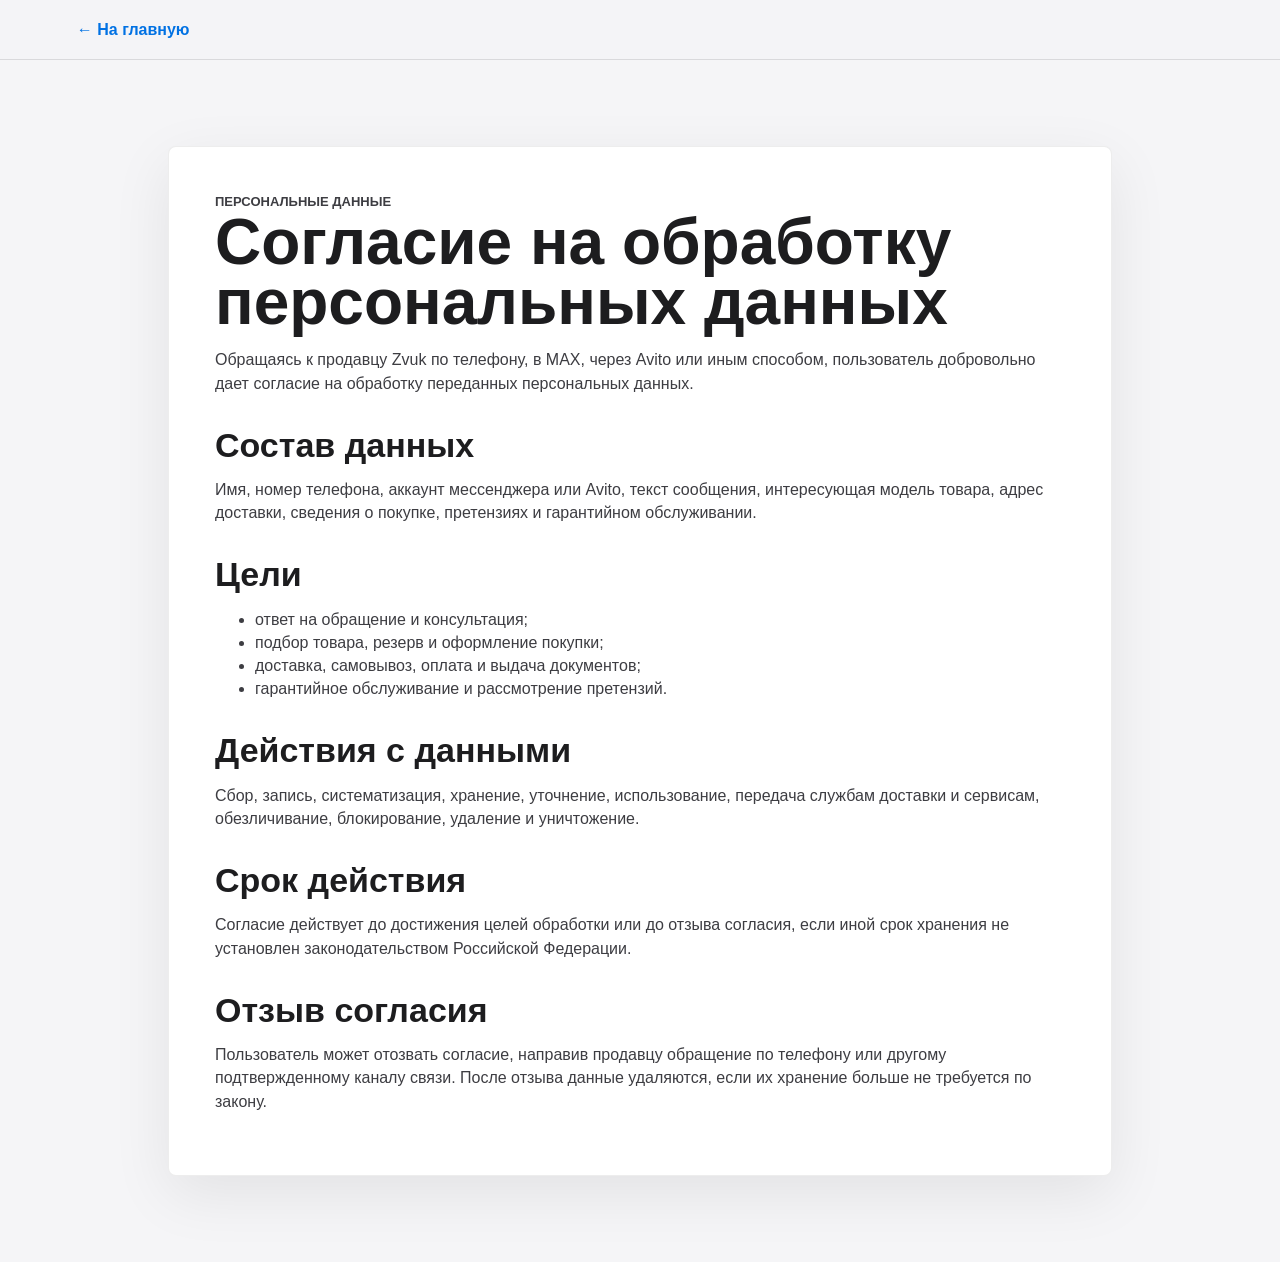
<file: consent.html>
<!doctype html>
<html lang="ru">
  <head>
    <meta charset="utf-8">
    <meta name="viewport" content="width=device-width, initial-scale=1">
    <title>Согласие на обработку персональных данных · Zvuk</title>
    <link rel="stylesheet" href="styles.css?v=6">
  </head>
  <body class="legal-body">
    <header class="legal-header"><a href="index.html">← На главную</a></header>
    <main class="legal-main">
      <article class="legal-card">
        <p class="kicker">Персональные данные</p>
        <h1>Согласие на обработку персональных данных</h1>
        <p>Обращаясь к продавцу Zvuk по телефону, в MAX, через Avito или иным способом, пользователь добровольно дает согласие на обработку переданных персональных данных.</p>

        <h2>Состав данных</h2>
        <p>Имя, номер телефона, аккаунт мессенджера или Avito, текст сообщения, интересующая модель товара, адрес доставки, сведения о покупке, претензиях и гарантийном обслуживании.</p>

        <h2>Цели</h2>
        <ul>
          <li>ответ на обращение и консультация;</li>
          <li>подбор товара, резерв и оформление покупки;</li>
          <li>доставка, самовывоз, оплата и выдача документов;</li>
          <li>гарантийное обслуживание и рассмотрение претензий.</li>
        </ul>

        <h2>Действия с данными</h2>
        <p>Сбор, запись, систематизация, хранение, уточнение, использование, передача службам доставки и сервисам, обезличивание, блокирование, удаление и уничтожение.</p>

        <h2>Срок действия</h2>
        <p>Согласие действует до достижения целей обработки или до отзыва согласия, если иной срок хранения не установлен законодательством Российской Федерации.</p>

        <h2>Отзыв согласия</h2>
        <p>Пользователь может отозвать согласие, направив продавцу обращение по телефону или другому подтвержденному каналу связи. После отзыва данные удаляются, если их хранение больше не требуется по закону.</p>
      </article>
    </main>
  </body>
</html>
</file>
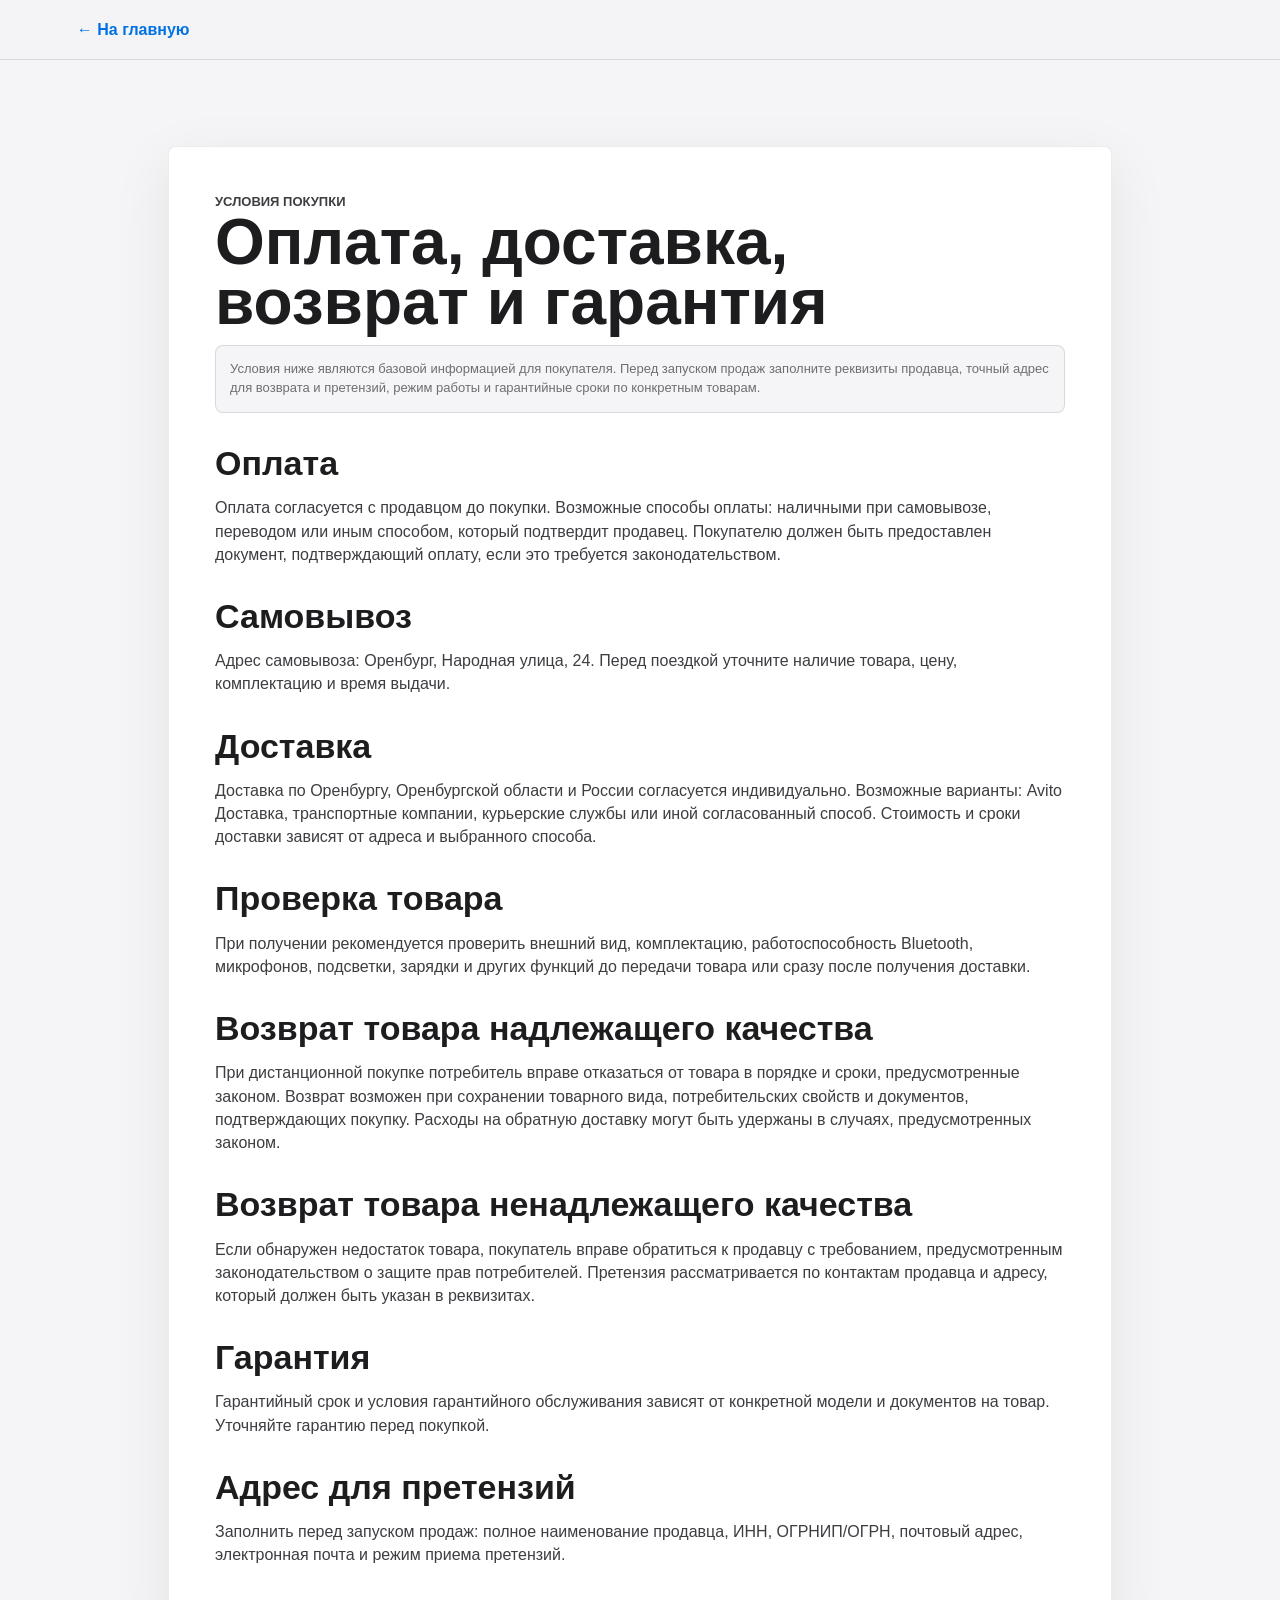
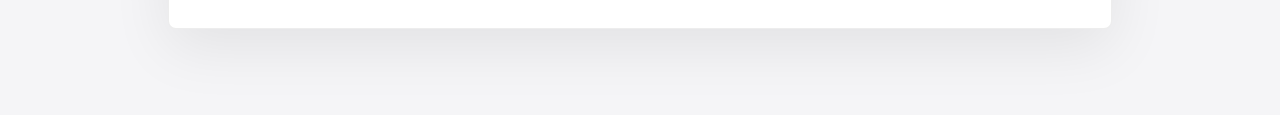
<file: delivery.html>
<!doctype html>
<html lang="ru">
  <head>
    <meta charset="utf-8">
    <meta name="viewport" content="width=device-width, initial-scale=1">
    <title>Оплата, доставка, возврат и гарантия · Zvuk</title>
    <link rel="stylesheet" href="styles.css?v=6">
  </head>
  <body class="legal-body">
    <header class="legal-header"><a href="index.html">← На главную</a></header>
    <main class="legal-main">
      <article class="legal-card">
        <p class="kicker">Условия покупки</p>
        <h1>Оплата, доставка, возврат и гарантия</h1>
        <p class="small-print">Условия ниже являются базовой информацией для покупателя. Перед запуском продаж заполните реквизиты продавца, точный адрес для возврата и претензий, режим работы и гарантийные сроки по конкретным товарам.</p>

        <h2>Оплата</h2>
        <p>Оплата согласуется с продавцом до покупки. Возможные способы оплаты: наличными при самовывозе, переводом или иным способом, который подтвердит продавец. Покупателю должен быть предоставлен документ, подтверждающий оплату, если это требуется законодательством.</p>

        <h2>Самовывоз</h2>
        <p>Адрес самовывоза: Оренбург, Народная улица, 24. Перед поездкой уточните наличие товара, цену, комплектацию и время выдачи.</p>

        <h2>Доставка</h2>
        <p>Доставка по Оренбургу, Оренбургской области и России согласуется индивидуально. Возможные варианты: Avito Доставка, транспортные компании, курьерские службы или иной согласованный способ. Стоимость и сроки доставки зависят от адреса и выбранного способа.</p>

        <h2>Проверка товара</h2>
        <p>При получении рекомендуется проверить внешний вид, комплектацию, работоспособность Bluetooth, микрофонов, подсветки, зарядки и других функций до передачи товара или сразу после получения доставки.</p>

        <h2>Возврат товара надлежащего качества</h2>
        <p>При дистанционной покупке потребитель вправе отказаться от товара в порядке и сроки, предусмотренные законом. Возврат возможен при сохранении товарного вида, потребительских свойств и документов, подтверждающих покупку. Расходы на обратную доставку могут быть удержаны в случаях, предусмотренных законом.</p>

        <h2>Возврат товара ненадлежащего качества</h2>
        <p>Если обнаружен недостаток товара, покупатель вправе обратиться к продавцу с требованием, предусмотренным законодательством о защите прав потребителей. Претензия рассматривается по контактам продавца и адресу, который должен быть указан в реквизитах.</p>

        <h2>Гарантия</h2>
        <p>Гарантийный срок и условия гарантийного обслуживания зависят от конкретной модели и документов на товар. Уточняйте гарантию перед покупкой.</p>

        <h2>Адрес для претензий</h2>
        <p>Заполнить перед запуском продаж: полное наименование продавца, ИНН, ОГРНИП/ОГРН, почтовый адрес, электронная почта и режим приема претензий.</p>
      </article>
    </main>
  </body>
</html>
</file>
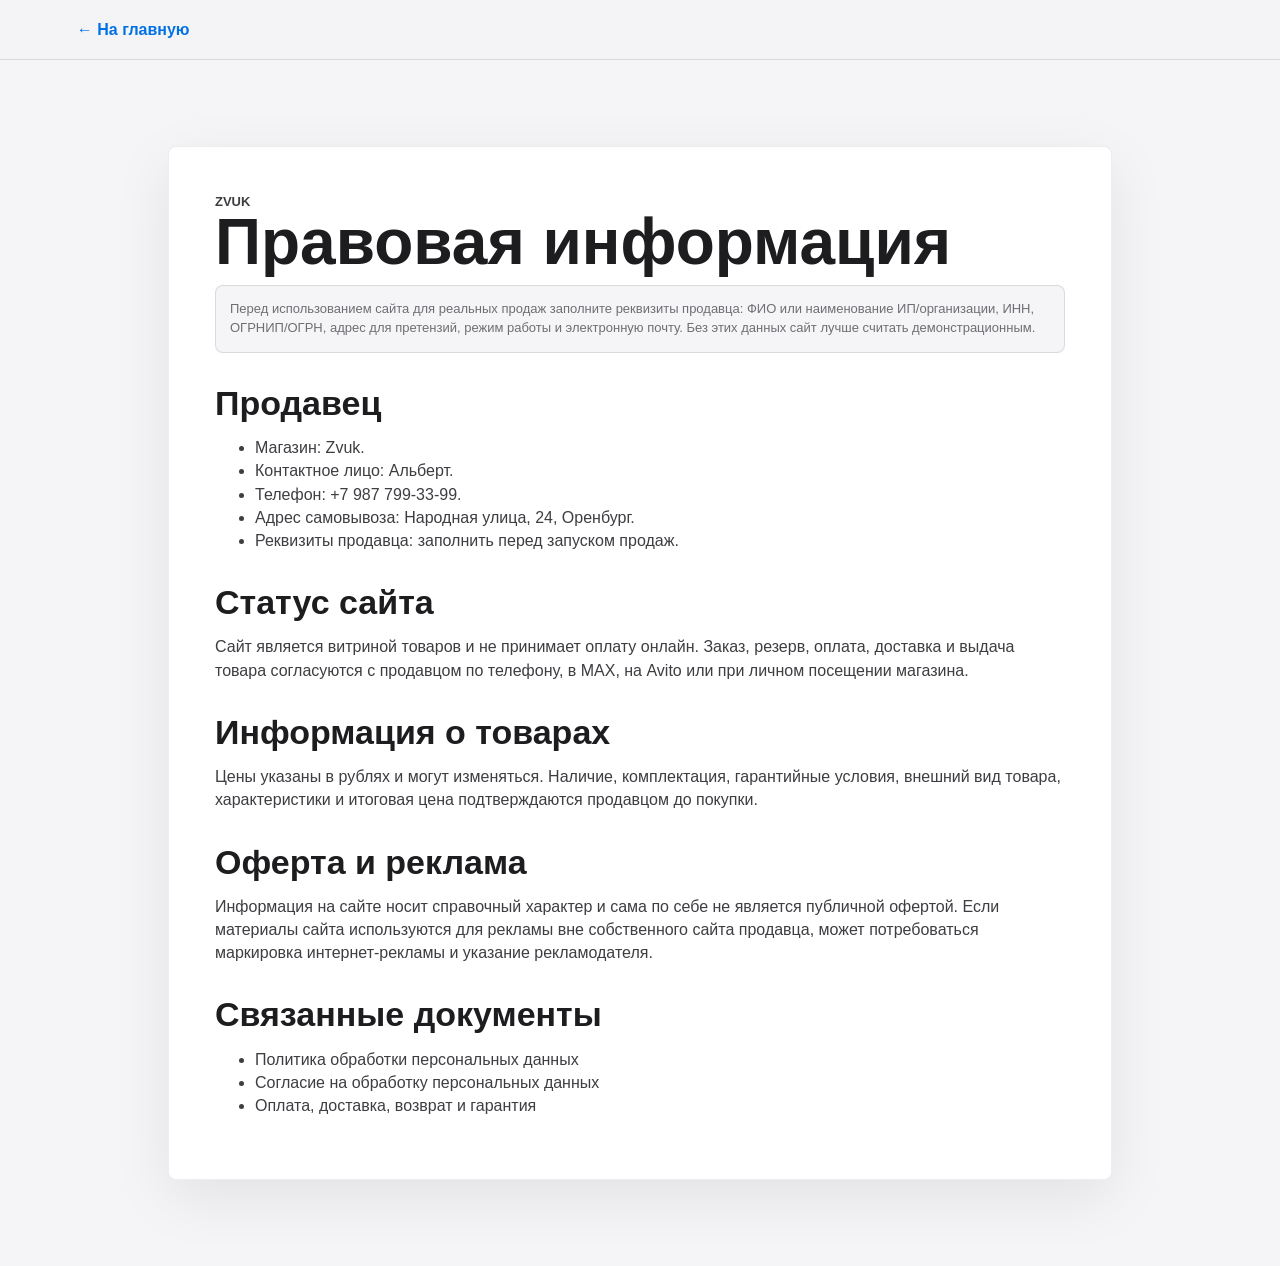
<file: legal.html>
<!doctype html>
<html lang="ru">
  <head>
    <meta charset="utf-8">
    <meta name="viewport" content="width=device-width, initial-scale=1">
    <title>Правовая информация · Zvuk</title>
    <link rel="stylesheet" href="styles.css?v=6">
  </head>
  <body class="legal-body">
    <header class="legal-header"><a href="index.html">← На главную</a></header>
    <main class="legal-main">
      <article class="legal-card">
        <p class="kicker">Zvuk</p>
        <h1>Правовая информация</h1>
        <p class="small-print">Перед использованием сайта для реальных продаж заполните реквизиты продавца: ФИО или наименование ИП/организации, ИНН, ОГРНИП/ОГРН, адрес для претензий, режим работы и электронную почту. Без этих данных сайт лучше считать демонстрационным.</p>

        <h2>Продавец</h2>
        <ul>
          <li>Магазин: Zvuk.</li>
          <li>Контактное лицо: Альберт.</li>
          <li>Телефон: +7 987 799-33-99.</li>
          <li>Адрес самовывоза: Народная улица, 24, Оренбург.</li>
          <li>Реквизиты продавца: заполнить перед запуском продаж.</li>
        </ul>

        <h2>Статус сайта</h2>
        <p>Сайт является витриной товаров и не принимает оплату онлайн. Заказ, резерв, оплата, доставка и выдача товара согласуются с продавцом по телефону, в MAX, на Avito или при личном посещении магазина.</p>

        <h2>Информация о товарах</h2>
        <p>Цены указаны в рублях и могут изменяться. Наличие, комплектация, гарантийные условия, внешний вид товара, характеристики и итоговая цена подтверждаются продавцом до покупки.</p>

        <h2>Оферта и реклама</h2>
        <p>Информация на сайте носит справочный характер и сама по себе не является публичной офертой. Если материалы сайта используются для рекламы вне собственного сайта продавца, может потребоваться маркировка интернет-рекламы и указание рекламодателя.</p>

        <h2>Связанные документы</h2>
        <ul>
          <li><a href="privacy.html">Политика обработки персональных данных</a></li>
          <li><a href="consent.html">Согласие на обработку персональных данных</a></li>
          <li><a href="delivery.html">Оплата, доставка, возврат и гарантия</a></li>
        </ul>
      </article>
    </main>
  </body>
</html>
</file>
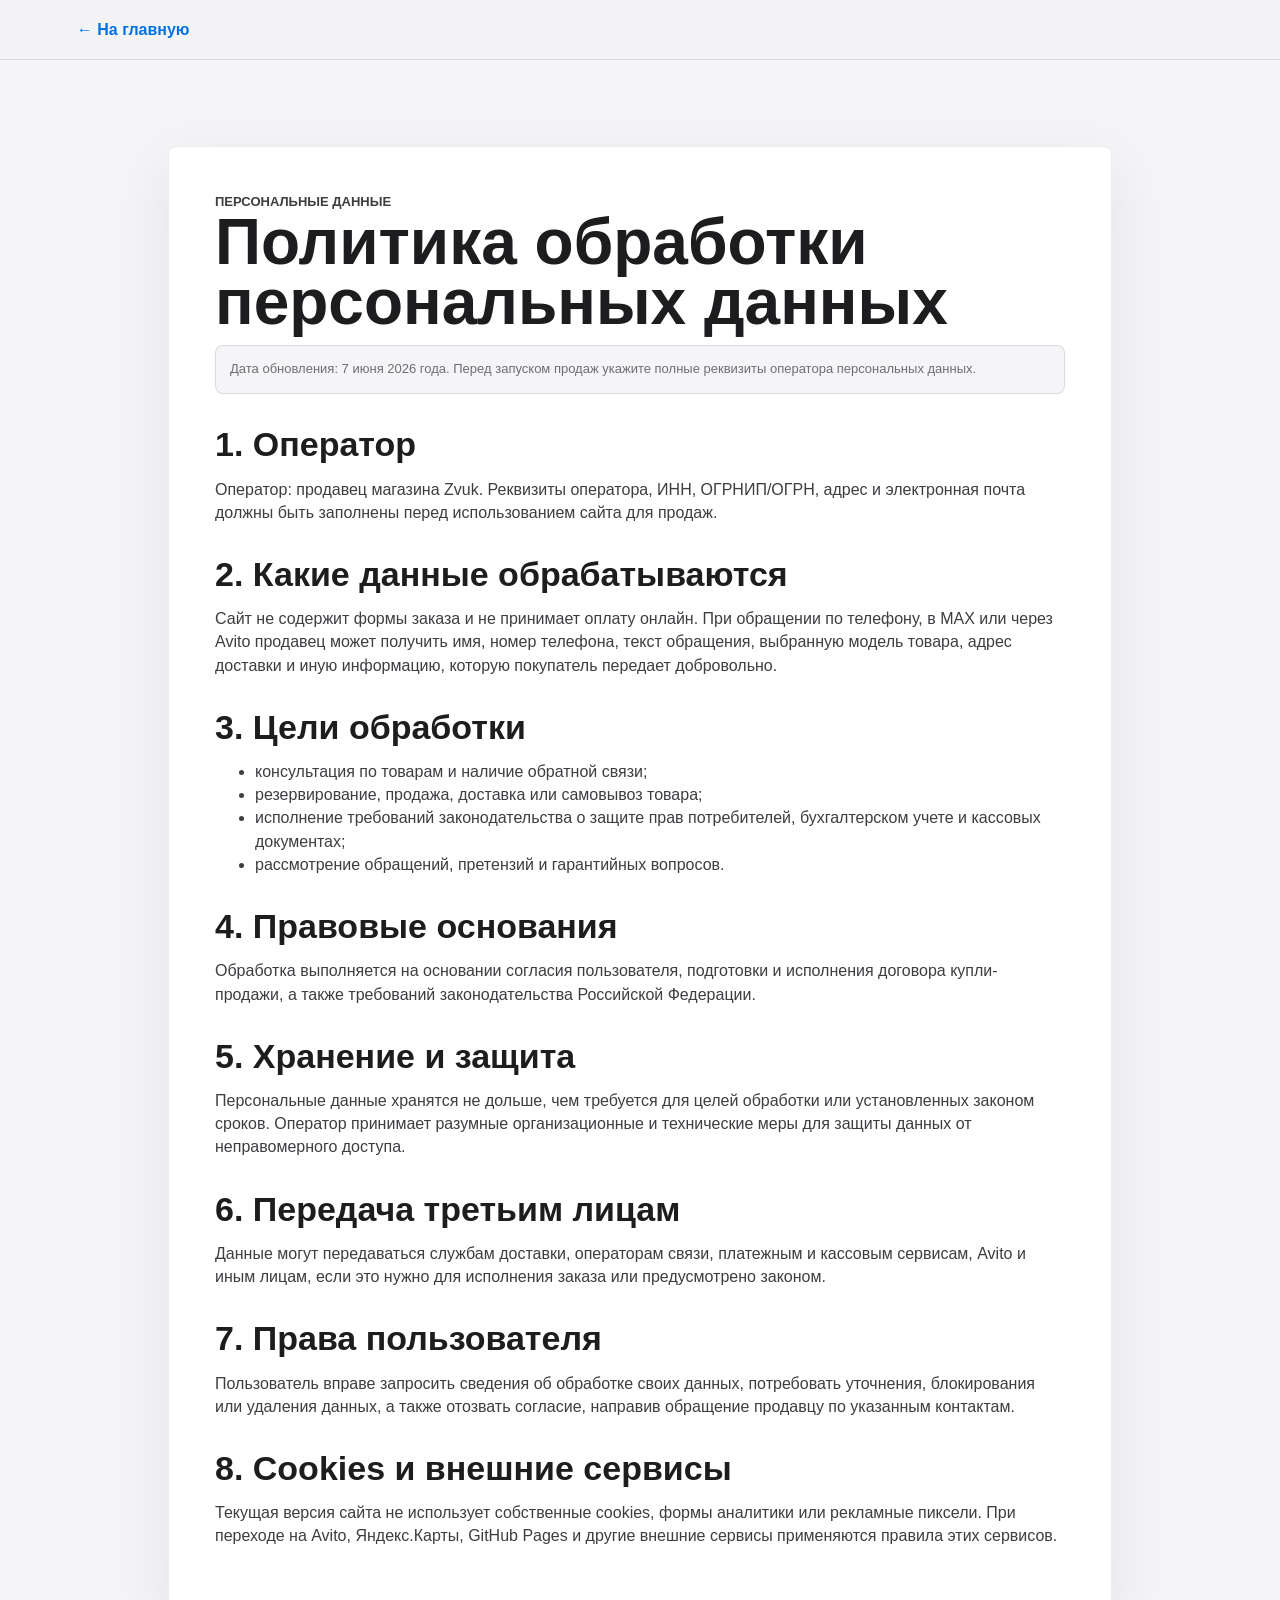
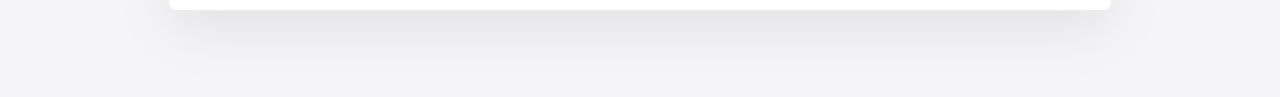
<file: privacy.html>
<!doctype html>
<html lang="ru">
  <head>
    <meta charset="utf-8">
    <meta name="viewport" content="width=device-width, initial-scale=1">
    <title>Политика обработки персональных данных · Zvuk</title>
    <link rel="stylesheet" href="styles.css?v=6">
  </head>
  <body class="legal-body">
    <header class="legal-header"><a href="index.html">← На главную</a></header>
    <main class="legal-main">
      <article class="legal-card">
        <p class="kicker">Персональные данные</p>
        <h1>Политика обработки персональных данных</h1>
        <p class="small-print">Дата обновления: 7 июня 2026 года. Перед запуском продаж укажите полные реквизиты оператора персональных данных.</p>

        <h2>1. Оператор</h2>
        <p>Оператор: продавец магазина Zvuk. Реквизиты оператора, ИНН, ОГРНИП/ОГРН, адрес и электронная почта должны быть заполнены перед использованием сайта для продаж.</p>

        <h2>2. Какие данные обрабатываются</h2>
        <p>Сайт не содержит формы заказа и не принимает оплату онлайн. При обращении по телефону, в MAX или через Avito продавец может получить имя, номер телефона, текст обращения, выбранную модель товара, адрес доставки и иную информацию, которую покупатель передает добровольно.</p>

        <h2>3. Цели обработки</h2>
        <ul>
          <li>консультация по товарам и наличие обратной связи;</li>
          <li>резервирование, продажа, доставка или самовывоз товара;</li>
          <li>исполнение требований законодательства о защите прав потребителей, бухгалтерском учете и кассовых документах;</li>
          <li>рассмотрение обращений, претензий и гарантийных вопросов.</li>
        </ul>

        <h2>4. Правовые основания</h2>
        <p>Обработка выполняется на основании согласия пользователя, подготовки и исполнения договора купли-продажи, а также требований законодательства Российской Федерации.</p>

        <h2>5. Хранение и защита</h2>
        <p>Персональные данные хранятся не дольше, чем требуется для целей обработки или установленных законом сроков. Оператор принимает разумные организационные и технические меры для защиты данных от неправомерного доступа.</p>

        <h2>6. Передача третьим лицам</h2>
        <p>Данные могут передаваться службам доставки, операторам связи, платежным и кассовым сервисам, Avito и иным лицам, если это нужно для исполнения заказа или предусмотрено законом.</p>

        <h2>7. Права пользователя</h2>
        <p>Пользователь вправе запросить сведения об обработке своих данных, потребовать уточнения, блокирования или удаления данных, а также отозвать согласие, направив обращение продавцу по указанным контактам.</p>

        <h2>8. Cookies и внешние сервисы</h2>
        <p>Текущая версия сайта не использует собственные cookies, формы аналитики или рекламные пиксели. При переходе на Avito, Яндекс.Карты, GitHub Pages и другие внешние сервисы применяются правила этих сервисов.</p>
      </article>
    </main>
  </body>
</html>
</file>
<file: styles.css>
:root {
  --page: #f5f5f7;
  --surface: #ffffff;
  --surface-soft: #fbfbfd;
  --ink: #1d1d1f;
  --muted: #6e6e73;
  --line: rgba(29, 29, 31, 0.12);
  --blue: #0071e3;
  --blue-dark: #005bb7;
  --green: #2f9f64;
  --amber: #b77900;
  --dark: #111114;
  --radius: 8px;
  --shadow: 0 18px 60px rgba(0, 0, 0, 0.08);
}

* {
  box-sizing: border-box;
}

html {
  scroll-behavior: smooth;
}

body {
  margin: 0;
  color: var(--ink);
  background: var(--page);
  font-family: -apple-system, BlinkMacSystemFont, "Segoe UI", Arial, sans-serif;
  line-height: 1.45;
}

a {
  color: inherit;
  text-decoration: none;
}

img {
  display: block;
  max-width: 100%;
}

button,
textarea {
  font: inherit;
}

h1,
h2,
h3,
p,
dd,
dt,
button,
a {
  overflow-wrap: anywhere;
}

.topbar {
  position: sticky;
  z-index: 50;
  top: 0;
  display: grid;
  grid-template-columns: 1fr auto 1fr;
  align-items: center;
  gap: 20px;
  min-height: 58px;
  padding: 10px clamp(18px, 5vw, 72px);
  background: rgba(245, 245, 247, 0.76);
  border-bottom: 1px solid rgba(29, 29, 31, 0.08);
  backdrop-filter: blur(20px);
}

.brand {
  width: max-content;
}

.brand-mark {
  display: inline-flex;
  min-width: 74px;
  min-height: 34px;
  align-items: center;
  justify-content: center;
  padding: 6px 12px;
  color: #fff;
  background: var(--dark);
  border-radius: 8px;
  font-size: 16px;
  font-weight: 800;
  letter-spacing: 0;
}

.nav {
  display: flex;
  gap: 4px;
  align-items: center;
  justify-content: center;
}

.nav a {
  min-height: 36px;
  padding: 8px 12px;
  color: var(--muted);
  border-radius: 8px;
  font-size: 14px;
}

.nav a:hover,
.nav a:focus-visible {
  color: var(--ink);
  background: rgba(29, 29, 31, 0.06);
  outline: none;
}

.top-call {
  justify-self: end;
  color: var(--blue);
  font-size: 14px;
  font-weight: 650;
}

.hero {
  position: relative;
  display: grid;
  min-height: calc(100vh - 58px);
  grid-template-columns: minmax(0, 0.92fr) minmax(420px, 1.08fr);
  gap: clamp(24px, 5vw, 72px);
  align-items: center;
  overflow: hidden;
  padding: clamp(48px, 8vw, 96px) clamp(18px, 6vw, 92px) clamp(28px, 5vw, 56px);
}

.hero::before {
  content: "";
  position: absolute;
  inset: auto 0 0;
  height: 42%;
  background: linear-gradient(180deg, rgba(245, 245, 247, 0), #e9eaed);
  pointer-events: none;
}

.hero-copy,
.hero-product,
.hero-facts {
  position: relative;
  z-index: 1;
}

.kicker,
.product-label {
  margin: 0;
  color: var(--blue);
  font-size: 13px;
  font-weight: 750;
  letter-spacing: 0;
  text-transform: uppercase;
}

h1 {
  max-width: 760px;
  margin: 10px 0 0;
  font-size: clamp(50px, 7.2vw, 108px);
  line-height: 0.94;
  font-weight: 820;
  letter-spacing: 0;
}

h2 {
  margin: 10px 0 0;
  font-size: clamp(36px, 5.6vw, 76px);
  line-height: 0.98;
  font-weight: 800;
  letter-spacing: 0;
}

h3 {
  margin: 8px 0 0;
  font-size: clamp(22px, 2.1vw, 31px);
  line-height: 1.08;
  font-weight: 760;
  letter-spacing: 0;
}

.hero-lead {
  max-width: 620px;
  margin: 20px 0 0;
  color: var(--muted);
  font-size: clamp(20px, 2.4vw, 30px);
  line-height: 1.22;
}

.hero-actions,
.contact-actions {
  display: flex;
  flex-wrap: wrap;
  gap: 12px;
  margin-top: 28px;
}

.button,
.mini-button,
.filter,
.copy-button,
.choice-grid button {
  display: inline-flex;
  min-height: 46px;
  align-items: center;
  justify-content: center;
  border-radius: 8px;
  border: 1px solid transparent;
  cursor: pointer;
  font-weight: 700;
  line-height: 1.1;
  transition: transform 160ms ease, box-shadow 160ms ease, background 160ms ease, border-color 160ms ease;
}

.button {
  padding: 13px 18px;
}

.button:hover,
.mini-button:hover,
.filter:hover,
.copy-button:hover,
.choice-grid button:hover {
  transform: translateY(-1px);
}

.button:focus-visible,
.mini-button:focus-visible,
.filter:focus-visible,
.copy-button:focus-visible,
.choice-grid button:focus-visible,
textarea:focus-visible {
  outline: 3px solid rgba(0, 113, 227, 0.24);
  outline-offset: 2px;
}

.button-dark {
  color: #fff;
  background: var(--dark);
}

.button-light {
  color: #fff;
  background: var(--blue);
}

.button-light:hover,
.mini-button:hover,
.copy-button:hover {
  background: var(--blue-dark);
}

.button-outline {
  color: var(--ink);
  background: transparent;
  border-color: var(--line);
}

.hero-product {
  min-height: clamp(410px, 58vw, 720px);
}

.hero-product img {
  position: absolute;
  object-fit: contain;
  filter: drop-shadow(0 28px 38px rgba(0, 0, 0, 0.16));
}

.hero-main {
  right: 50%;
  bottom: 6%;
  width: min(56vw, 520px);
  transform: translateX(50%);
}

.hero-side {
  width: min(24vw, 220px);
  opacity: 0.94;
}

.hero-side-left {
  left: 2%;
  bottom: 2%;
}

.hero-side-right {
  right: 2%;
  bottom: 0;
}

.hero-facts {
  grid-column: 1 / -1;
  display: grid;
  grid-template-columns: repeat(3, minmax(0, 1fr));
  gap: 1px;
  overflow: hidden;
  margin: clamp(18px, 4vw, 40px) auto 0;
  width: min(100%, 980px);
  background: var(--line);
  border: 1px solid var(--line);
  border-radius: var(--radius);
}

.hero-facts div {
  min-height: 96px;
  padding: 18px;
  text-align: center;
  background: rgba(255, 255, 255, 0.72);
  backdrop-filter: blur(12px);
}

.hero-facts dt {
  font-size: 24px;
  font-weight: 800;
}

.hero-facts dd {
  margin: 4px 0 0;
  color: var(--muted);
}

.conversion-strip {
  display: flex;
  gap: 18px;
  align-items: center;
  justify-content: space-between;
  padding: 22px clamp(18px, 6vw, 92px);
  background: var(--dark);
  color: #fff;
}

.conversion-strip div {
  display: grid;
  gap: 4px;
}

.conversion-strip strong {
  font-size: clamp(22px, 3vw, 34px);
  line-height: 1.05;
}

.conversion-strip span {
  color: rgba(255, 255, 255, 0.72);
}

.section {
  padding: clamp(68px, 9vw, 112px) clamp(18px, 6vw, 92px);
}

.section-heading {
  display: grid;
  grid-template-columns: minmax(0, 1fr) minmax(280px, 440px);
  gap: 28px;
  align-items: end;
  max-width: 1240px;
  margin: 0 auto;
}

.section-heading.center {
  display: block;
  max-width: 860px;
  text-align: center;
}

.section-heading p:not(.kicker) {
  margin: 0;
  color: var(--muted);
  font-size: 18px;
}

.section-heading.center p:not(.kicker) {
  margin: 18px auto 0;
  max-width: 690px;
  font-size: 21px;
}

.intro {
  background: var(--surface);
}

.service-grid {
  display: grid;
  grid-template-columns: repeat(3, minmax(0, 1fr));
  gap: 18px;
  max-width: 1160px;
  margin: 44px auto 0;
}

.service-grid article {
  min-height: 210px;
  padding: 24px;
  background: var(--surface-soft);
  border: 1px solid var(--line);
  border-radius: var(--radius);
}

.service-grid span {
  color: var(--blue);
  font-weight: 800;
}

.service-grid p {
  margin: 12px 0 0;
  color: var(--muted);
}

.quick-picks {
  background: var(--page);
}

.pick-grid {
  display: grid;
  grid-template-columns: repeat(3, minmax(0, 1fr));
  gap: 18px;
  max-width: 1160px;
  margin: 42px auto 0;
}

.pick-grid article {
  display: grid;
  align-content: start;
  gap: 12px;
  min-height: 280px;
  padding: 26px;
  background: var(--surface);
  border: 1px solid rgba(29, 29, 31, 0.08);
  border-radius: var(--radius);
  box-shadow: 0 16px 45px rgba(0, 0, 0, 0.05);
}

.pick-grid span {
  color: var(--blue);
  font-size: 13px;
  font-weight: 800;
  text-transform: uppercase;
}

.pick-grid p {
  margin: 0;
  color: var(--muted);
}

.pick-grid .mini-button {
  align-self: end;
  justify-self: start;
  margin-top: auto;
}

.catalog {
  background: var(--page);
}

.filters {
  display: flex;
  flex-wrap: wrap;
  gap: 10px;
  max-width: 1240px;
  margin: 32px auto 0;
}

.filter {
  min-height: 40px;
  padding: 9px 14px;
  color: var(--muted);
  background: rgba(255, 255, 255, 0.72);
  border-color: var(--line);
}

.filter.is-active {
  color: #fff;
  background: var(--dark);
  border-color: var(--dark);
}

.product-grid {
  display: grid;
  grid-template-columns: repeat(3, minmax(0, 1fr));
  gap: 18px;
  max-width: 1240px;
  margin: 22px auto 0;
}

.product-card {
  display: grid;
  min-height: 100%;
  overflow: hidden;
  background: var(--surface);
  border: 1px solid rgba(29, 29, 31, 0.08);
  border-radius: var(--radius);
  box-shadow: 0 16px 45px rgba(0, 0, 0, 0.05);
}

.product-card.featured {
  grid-column: span 2;
  grid-template-columns: minmax(280px, 0.9fr) minmax(260px, 1.1fr);
}

.product-card.is-hidden {
  display: none;
}

.product-image {
  display: grid;
  min-height: 330px;
  place-items: center;
  padding: 28px;
  background: linear-gradient(180deg, #ffffff, #f0f1f4);
}

.product-image img {
  max-height: 310px;
  object-fit: contain;
  mix-blend-mode: multiply;
}

.featured .product-image {
  min-height: 430px;
}

.featured .product-image img {
  max-height: 390px;
}

.product-info {
  display: flex;
  flex-direction: column;
  padding: 24px;
}

.product-info p:not(.product-label) {
  margin: 12px 0 0;
  color: var(--muted);
}

.product-info .product-price {
  margin-top: 8px;
  color: var(--ink);
  font-size: clamp(24px, 3vw, 34px);
  line-height: 1;
  font-weight: 820;
  letter-spacing: 0;
}

.specs {
  display: grid;
  gap: 8px;
  margin: 18px 0 0;
  padding: 0;
  list-style: none;
}

.specs li {
  position: relative;
  padding-left: 18px;
  color: #3d3d42;
  font-size: 14px;
}

.specs li::before {
  content: "";
  position: absolute;
  left: 0;
  top: 0.62em;
  width: 7px;
  height: 7px;
  background: var(--green);
  border-radius: 50%;
}

.product-actions {
  display: flex;
  align-items: center;
  justify-content: flex-end;
  gap: 12px;
  margin-top: auto;
  padding-top: 24px;
}

.mini-button,
.copy-button {
  min-height: 40px;
  padding: 10px 14px;
  color: #fff;
  background: var(--blue);
}

.compare-section {
  background: var(--surface);
}

.compare-table {
  display: grid;
  max-width: 1240px;
  margin: 34px auto 0;
  overflow: hidden;
  background: var(--line);
  border: 1px solid var(--line);
  border-radius: var(--radius);
}

.compare-table [role="row"] {
  display: grid;
  grid-template-columns: 1fr 1.35fr 0.7fr 0.7fr;
  gap: 1px;
}

.compare-table span {
  display: grid;
  align-items: center;
  min-height: 56px;
  padding: 14px;
  background: var(--surface);
}

.compare-head span {
  color: var(--muted);
  background: var(--page);
  font-size: 13px;
  font-weight: 800;
  text-transform: uppercase;
}

.choose {
  background: var(--surface);
}

.choice-grid {
  display: grid;
  grid-template-columns: repeat(3, minmax(0, 1fr));
  gap: 18px;
  max-width: 1020px;
  margin: 42px auto 0;
}

.choice-grid button {
  display: grid;
  min-height: 160px;
  align-content: center;
  justify-items: center;
  gap: 8px;
  padding: 24px;
  color: var(--ink);
  background: var(--page);
  border-color: var(--line);
  text-align: center;
}

.choice-grid strong {
  font-size: 24px;
}

.choice-grid span {
  color: var(--muted);
}

.avito-band {
  display: grid;
  grid-template-columns: minmax(0, 1.05fr) minmax(320px, 0.75fr);
  gap: 18px;
  padding: clamp(68px, 9vw, 112px) clamp(18px, 6vw, 92px);
  background: var(--page);
}

.avito-copy,
.review-card {
  border-radius: var(--radius);
  background: var(--surface);
  border: 1px solid rgba(29, 29, 31, 0.08);
  box-shadow: 0 16px 45px rgba(0, 0, 0, 0.05);
}

.avito-copy {
  padding: clamp(28px, 5vw, 54px);
}

.avito-copy h2 {
  max-width: 820px;
}

.avito-copy p:not(.kicker) {
  max-width: 680px;
  margin: 18px 0 0;
  color: var(--muted);
  font-size: 21px;
}

.avito-actions {
  display: flex;
  flex-wrap: wrap;
  gap: 12px;
  margin-top: 28px;
}

.button-outline-dark {
  color: var(--ink);
  background: transparent;
  border-color: var(--line);
}

.review-card {
  display: grid;
  align-content: center;
  gap: 14px;
  padding: clamp(24px, 4vw, 36px);
}

.review-badge {
  display: inline-flex;
  width: max-content;
  min-height: 30px;
  align-items: center;
  padding: 6px 10px;
  color: #fff;
  background: var(--blue);
  border-radius: 8px;
  font-size: 13px;
  font-weight: 760;
}

.review-card p {
  margin: 0;
  color: var(--muted);
}

.rating-row {
  display: flex;
  flex-wrap: wrap;
  gap: 10px;
  align-items: baseline;
}

.rating-row strong {
  font-size: clamp(52px, 8vw, 78px);
  line-height: 0.95;
  letter-spacing: 0;
}

.rating-row span {
  color: var(--muted);
  font-size: 20px;
  font-weight: 720;
}

.rating-bars {
  display: grid;
  gap: 9px;
  margin-top: 4px;
}

.rating-bars div {
  display: grid;
  grid-template-columns: 16px 1fr 34px;
  gap: 9px;
  align-items: center;
  color: var(--muted);
  font-size: 13px;
}

.rating-bars b {
  color: var(--ink);
  font-weight: 760;
  text-align: right;
}

.rating-bars meter {
  width: 100%;
  height: 8px;
}

.rating-bars meter::-webkit-meter-bar {
  background: #e7e8ec;
  border: 0;
  border-radius: 999px;
}

.rating-bars meter::-webkit-meter-optimum-value {
  background: var(--blue);
  border-radius: 999px;
}

.review-link {
  color: var(--blue);
  font-weight: 740;
}

.reviews-section {
  background: var(--surface);
}

.quote-grid {
  display: grid;
  grid-template-columns: repeat(4, minmax(0, 1fr));
  gap: 18px;
  max-width: 1240px;
  margin: 42px auto 0;
}

.quote-grid figure {
  display: grid;
  align-content: space-between;
  min-height: 190px;
  margin: 0;
  padding: 24px;
  background: var(--page);
  border: 1px solid var(--line);
  border-radius: var(--radius);
}

.quote-grid blockquote {
  margin: 0;
  color: var(--ink);
  font-size: 24px;
  line-height: 1.14;
  font-weight: 760;
}

.quote-grid figcaption {
  margin-top: 24px;
  color: var(--muted);
  font-size: 14px;
}

.insights-section {
  background: var(--page);
}

.insight-grid {
  display: grid;
  grid-template-columns: repeat(4, minmax(0, 1fr));
  gap: 18px;
  max-width: 1240px;
  margin: 34px auto 0;
}

.insight-grid article {
  display: grid;
  align-content: start;
  gap: 12px;
  min-height: 420px;
  padding: 22px;
  background: var(--surface);
  border: 1px solid rgba(29, 29, 31, 0.08);
  border-radius: var(--radius);
  box-shadow: 0 16px 45px rgba(0, 0, 0, 0.05);
}

.insight-grid span {
  color: var(--amber);
  font-size: 13px;
  font-weight: 820;
  text-transform: uppercase;
}

.insight-grid p {
  margin: 0;
  color: var(--muted);
}

.seller-answer {
  padding: 13px;
  color: #2f3137;
  background: var(--surface-soft);
  border: 1px solid var(--line);
  border-radius: var(--radius);
  font-size: 14px;
}

.seller-answer b {
  color: var(--ink);
}

.insight-grid .mini-button {
  align-self: end;
  margin-top: auto;
}

.buyer-checklist {
  max-width: 1240px;
  margin: 18px auto 0;
  padding: 24px;
  background: var(--dark);
  color: #fff;
  border-radius: var(--radius);
}

.buyer-checklist h3 {
  margin-top: 0;
}

.buyer-checklist ul {
  display: grid;
  grid-template-columns: repeat(4, minmax(0, 1fr));
  gap: 14px;
  margin: 18px 0 0;
  padding: 0;
  list-style: none;
}

.buyer-checklist li {
  color: rgba(255, 255, 255, 0.74);
}

.faq-section {
  background: var(--page);
}

.faq-list {
  display: grid;
  gap: 10px;
  max-width: 920px;
  margin: 34px auto 0;
}

.faq-list details {
  background: var(--surface);
  border: 1px solid rgba(29, 29, 31, 0.08);
  border-radius: var(--radius);
  box-shadow: 0 12px 34px rgba(0, 0, 0, 0.04);
}

.faq-list summary {
  min-height: 58px;
  padding: 18px 20px;
  cursor: pointer;
  font-weight: 780;
}

.faq-list p {
  margin: 0;
  padding: 0 20px 20px;
  color: var(--muted);
}

.contact-band {
  display: grid;
  grid-template-columns: minmax(0, 0.92fr) minmax(320px, 0.78fr);
  gap: 18px;
  padding: clamp(68px, 9vw, 112px) clamp(18px, 6vw, 92px);
  background: #111114;
  color: #fff;
}

.contact-copy,
.contact-panel {
  border-radius: var(--radius);
}

.contact-copy {
  padding: clamp(28px, 5vw, 54px);
  background:
    radial-gradient(circle at 86% 12%, rgba(0, 113, 227, 0.28), transparent 28%),
    #1d1d1f;
}

.contact-copy h2 {
  max-width: 720px;
}

.contact-list {
  display: grid;
  gap: 1px;
  overflow: hidden;
  max-width: 740px;
  margin: 34px 0 0;
  padding: 0;
  background: rgba(255, 255, 255, 0.12);
  border: 1px solid rgba(255, 255, 255, 0.12);
  border-radius: var(--radius);
}

.contact-list div {
  display: grid;
  grid-template-columns: 140px 1fr;
  gap: 12px;
  padding: 16px;
  background: rgba(255, 255, 255, 0.05);
}

.contact-list dt {
  color: rgba(255, 255, 255, 0.62);
}

.contact-list dd {
  margin: 0;
  font-weight: 720;
}

.contact-panel {
  display: grid;
  align-content: start;
  gap: 12px;
  padding: clamp(22px, 4vw, 34px);
  color: var(--ink);
  background: var(--surface);
  box-shadow: var(--shadow);
}

.contact-panel label {
  font-weight: 760;
}

.contact-panel textarea {
  width: 100%;
  min-height: 142px;
  resize: vertical;
  padding: 14px;
  color: var(--ink);
  background: var(--page);
  border: 1px solid var(--line);
  border-radius: var(--radius);
}

.contact-panel p {
  margin: 4px 0 0;
  color: var(--muted);
  font-size: 14px;
}

.contact-actions .button-outline {
  color: #fff;
  border-color: rgba(255, 255, 255, 0.22);
}

.footer {
  display: grid;
  grid-template-columns: minmax(220px, 0.65fr) minmax(240px, 0.8fr) minmax(260px, 1.2fr);
  gap: 18px;
  padding: 22px clamp(18px, 6vw, 92px);
  color: var(--muted);
  background: #050506;
  font-size: 14px;
}

.footer div,
.footer nav {
  display: grid;
  gap: 8px;
  align-content: start;
}

.footer strong {
  color: #fff;
}

.footer a {
  color: #d7d7dc;
}

.footer p {
  margin: 0;
  font-size: 12px;
  line-height: 1.45;
}

.legal-body {
  background: var(--page);
}

.legal-header {
  padding: 18px clamp(18px, 6vw, 92px);
  background: rgba(245, 245, 247, 0.86);
  border-bottom: 1px solid var(--line);
}

.legal-header a {
  color: var(--blue);
  font-weight: 740;
}

.legal-main {
  max-width: 980px;
  margin: 0 auto;
  padding: clamp(42px, 8vw, 86px) 18px;
}

.legal-card {
  padding: clamp(24px, 5vw, 46px);
  background: var(--surface);
  border: 1px solid rgba(29, 29, 31, 0.08);
  border-radius: var(--radius);
  box-shadow: var(--shadow);
}

.legal-card h1 {
  margin: 0;
  font-size: clamp(36px, 6vw, 64px);
}

.legal-card h2 {
  margin-top: 34px;
  font-size: clamp(24px, 3vw, 34px);
}

.legal-card p,
.legal-card li {
  color: #3d3d42;
}

.legal-card .small-print {
  padding: 14px;
  color: var(--muted);
  background: var(--page);
  border: 1px solid var(--line);
  border-radius: var(--radius);
  font-size: 13px;
}

.sticky-cta {
  position: fixed;
  z-index: 60;
  left: 50%;
  bottom: 16px;
  display: none;
  overflow: hidden;
  width: min(calc(100% - 32px), 420px);
  background: rgba(17, 17, 20, 0.92);
  border: 1px solid rgba(255, 255, 255, 0.14);
  border-radius: 8px;
  box-shadow: 0 16px 44px rgba(0, 0, 0, 0.26);
  backdrop-filter: blur(18px);
  transform: translateX(-50%);
}

.sticky-cta a {
  flex: 1;
  min-height: 52px;
  display: inline-flex;
  align-items: center;
  justify-content: center;
  color: #fff;
  font-weight: 800;
}

.sticky-cta a + a {
  border-left: 1px solid rgba(255, 255, 255, 0.16);
}

@media (max-width: 1120px) {
  .hero {
    grid-template-columns: 1fr;
    text-align: center;
  }

  .hero-copy,
  .hero-lead {
    margin-inline: auto;
  }

  .hero-actions {
    justify-content: center;
  }

  .hero-product {
    width: min(100%, 760px);
    margin: 0 auto;
  }

  .product-grid {
    grid-template-columns: repeat(2, minmax(0, 1fr));
  }

  .product-card.featured {
    grid-column: 1 / -1;
  }
}

@media (max-width: 980px) {
  .topbar {
    grid-template-columns: 1fr auto;
    padding-inline: 16px;
  }

  .nav {
    display: none;
  }

  .hero {
    min-height: auto;
    padding-top: 54px;
  }

  .hero-product {
    min-height: 430px;
  }

  .hero-main {
    width: min(86vw, 420px);
  }

  .hero-side {
    width: min(32vw, 160px);
  }

  .hero-facts,
  .service-grid,
  .section-heading,
  .pick-grid,
  .choice-grid,
  .avito-band,
  .quote-grid,
  .insight-grid,
  .buyer-checklist ul,
  .footer,
  .contact-band {
    grid-template-columns: 1fr;
  }

  .section-heading {
    text-align: center;
  }

  .section-heading p:not(.kicker) {
    margin-top: 16px;
  }

  .product-card.featured {
    grid-template-columns: 1fr;
  }

  .insight-grid article {
    min-height: auto;
  }

  .compare-table [role="row"] {
    grid-template-columns: 1fr;
  }

  .compare-table .compare-head {
    display: none;
  }

  .compare-table span {
    min-height: auto;
  }

  .contact-list div {
    grid-template-columns: 1fr;
    gap: 4px;
  }
}

@media (max-width: 620px) {
  .top-call {
    font-size: 13px;
  }

  .hero {
    padding-inline: 16px;
  }

  .hero-product {
    display: grid;
    grid-template-columns: repeat(2, minmax(0, 1fr));
    gap: 12px;
    align-items: end;
    width: min(100%, 340px);
    min-height: auto;
    margin-top: 26px;
  }

  .hero-product img {
    position: static;
    justify-self: center;
    width: 100%;
    max-height: 154px;
    object-fit: contain;
    transform: none;
  }

  .hero-main {
    grid-column: 1 / -1;
    width: min(78vw, 300px);
    max-height: 292px;
  }

  .hero-side {
    width: 100%;
    opacity: 1;
  }

  h1 {
    font-size: clamp(44px, 13vw, 66px);
  }

  h2 {
    font-size: clamp(34px, 11vw, 50px);
  }

  .hero-actions .button,
  .conversion-strip .button,
  .avito-actions .button,
  .contact-actions .button {
    width: 100%;
  }

  .conversion-strip {
    align-items: stretch;
    flex-direction: column;
  }

  .hero-facts {
    grid-template-columns: 1fr;
  }

  .product-grid {
    grid-template-columns: 1fr;
  }

  .product-image,
  .featured .product-image {
    min-height: 300px;
  }

  .product-image img,
  .featured .product-image img {
    max-height: 260px;
  }

  .product-actions {
    align-items: stretch;
  }

  .mini-button,
  .copy-button {
    width: 100%;
  }

  body {
    padding-bottom: 72px;
  }

  .sticky-cta {
    display: flex;
  }
}
</file>
